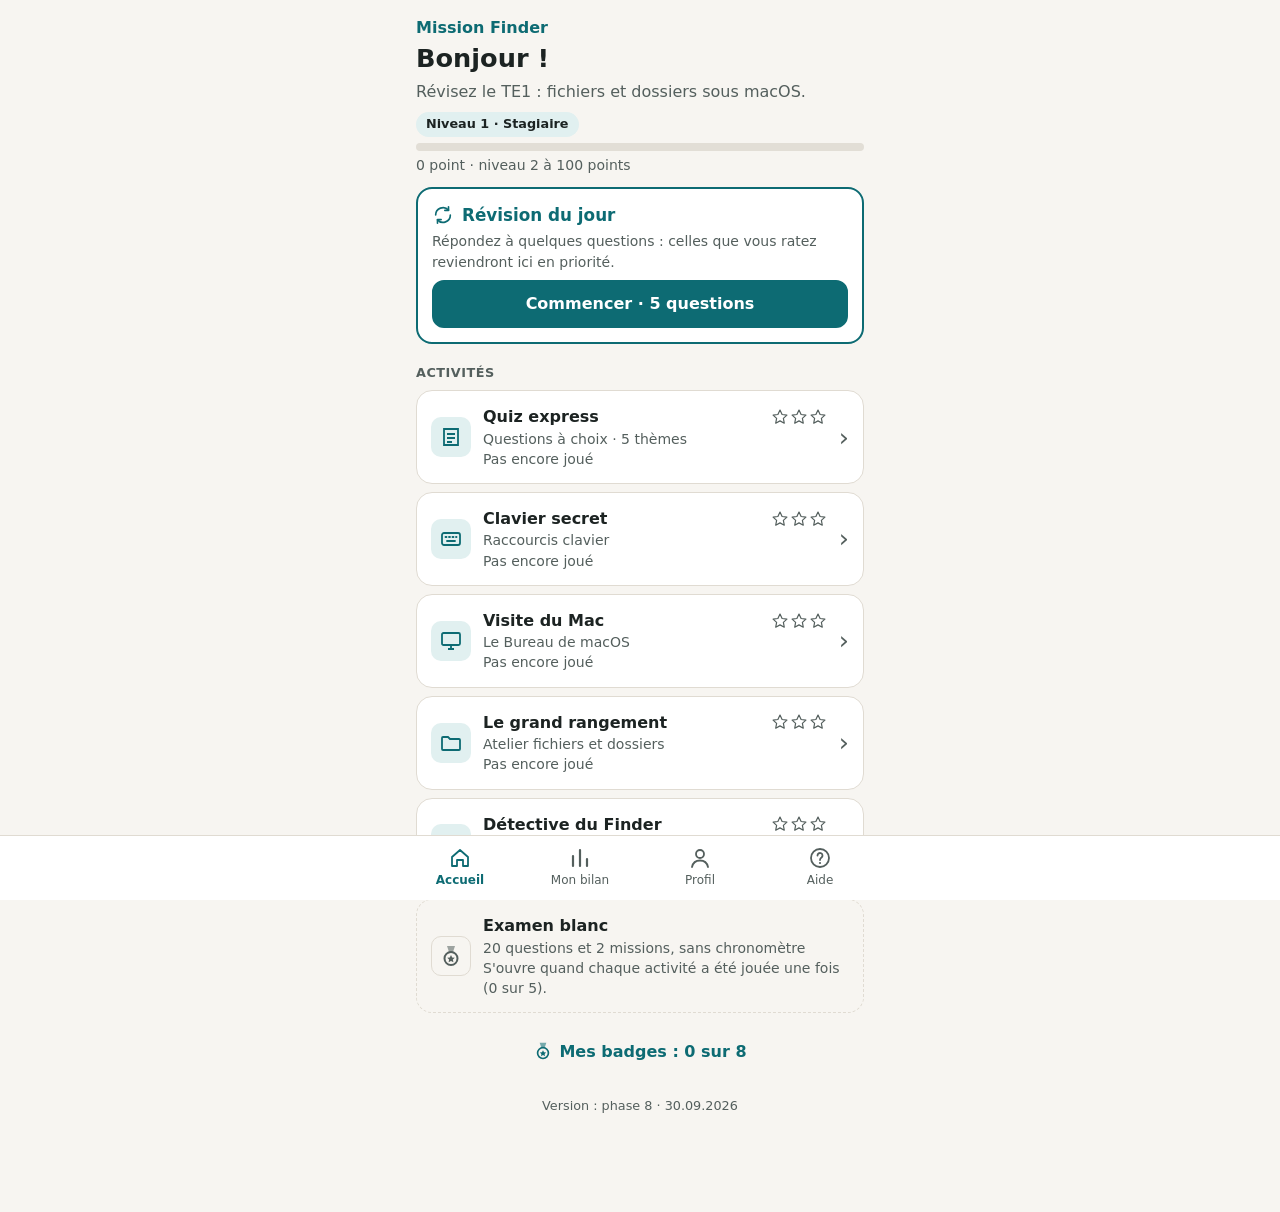
<file: index.html>
<!doctype html>
<html lang="fr">
<head>
  <meta charset="utf-8">
  <meta name="viewport" content="width=device-width, initial-scale=1, viewport-fit=cover">
  <title>Mission Finder</title>
  <meta name="description" content="Révision du TE1 : fichiers et dossiers sous macOS.">
  <meta name="theme-color" content="#F7F5F1" media="(prefers-color-scheme: light)">
  <meta name="theme-color" content="#0F1514" media="(prefers-color-scheme: dark)">
  <meta name="apple-mobile-web-app-title" content="Mission Finder">
  <link rel="icon" href="img/icone.svg" type="image/svg+xml">
  <link rel="apple-touch-icon" href="img/apple-touch-icon.png">
  <link rel="stylesheet" href="css/style.css">
  <script>
    /* Le manifeste (ajout à l'écran d'accueil) n'est déclaré qu'en ligne :
       ouvert par double-clic (file://), le navigateur refuserait de le lire. */
    if (location.protocol === 'https:' || location.protocol === 'http:') {
      var lienManifeste = document.createElement('link');
      lienManifeste.rel = 'manifest';
      lienManifeste.href = 'manifest.webmanifest';
      document.head.appendChild(lienManifeste);
    }
    /* Note les erreurs de chargement (ex. virgule oubliée dans data/questions.js) pour les afficher. */
    window.MF_ERREURS = [];
    window.addEventListener('error', function (e) { window.MF_ERREURS.push({ fichier: e.filename || '', ligne: e.lineno || 0 }); });
  </script>
</head>
<body>
  <div id="bandeau-stockage" class="bandeau" role="status" hidden></div>

  <main id="app"></main>

  <nav id="nav" class="nav" aria-label="Navigation principale">
    <a href="#/accueil" data-nav="accueil">
      <svg viewBox="0 0 24 24" width="24" height="24" aria-hidden="true" focusable="false"><path d="M4 11l8-7 8 7v9h-5v-6H9v6H4z" fill="none" stroke="currentColor" stroke-width="1.8" stroke-linejoin="round"/></svg>
      <span>Accueil</span>
    </a>
    <a href="#/bilan" data-nav="bilan">
      <svg viewBox="0 0 24 24" width="24" height="24" aria-hidden="true" focusable="false"><path d="M5 20V10M12 20V4M19 20v-7" fill="none" stroke="currentColor" stroke-width="2.2" stroke-linecap="round"/></svg>
      <span>Mon bilan</span>
    </a>
    <a href="#/profil" data-nav="profil">
      <svg viewBox="0 0 24 24" width="24" height="24" aria-hidden="true" focusable="false"><circle cx="12" cy="8" r="4" fill="none" stroke="currentColor" stroke-width="1.8"/><path d="M4 21c1-4.5 4.5-6.5 8-6.5s7 2 8 6.5" fill="none" stroke="currentColor" stroke-width="1.8" stroke-linecap="round"/></svg>
      <span>Profil</span>
    </a>
    <a href="#/aide" data-nav="aide">
      <svg viewBox="0 0 24 24" width="24" height="24" aria-hidden="true" focusable="false"><circle cx="12" cy="12" r="9" fill="none" stroke="currentColor" stroke-width="1.8"/><path d="M9.5 9.5a2.5 2.5 0 114 2c-1 .7-1.5 1.2-1.5 2.5" fill="none" stroke="currentColor" stroke-width="1.8" stroke-linecap="round"/><circle cx="12" cy="17" r="1.1" fill="currentColor"/></svg>
      <span>Aide</span>
    </a>
  </nav>

  <noscript><p class="page">Ce site a besoin de JavaScript. Activez-le dans les réglages de votre navigateur.</p></noscript>

  <script src="data/objectifs.js"></script>
  <script src="data/niveaux.js"></script>
  <script src="data/textes.js"></script>
  <script src="data/questions.js"></script>
  <script src="data/raccourcis.js"></script>
  <script src="data/bureau.js"></script>
  <script src="data/missions-finder.js"></script>
  <script src="data/fichiers-virtuels.js"></script>
  <script src="data/badges.js"></script>
  <script src="data/libelles-macos.js"></script>
  <script src="js/ui.js"></script>
  <script src="js/storage.js"></script>
  <script src="js/progression.js"></script>
  <script src="js/leitner.js"></script>
  <script src="js/figures.js"></script>
  <script src="js/partie.js"></script>
  <script src="js/atelier-modele.js"></script>
  <script src="js/recherche-modele.js"></script>
  <script src="js/badges.js"></script>
  <script src="js/modules/qcm.js"></script>
  <script src="js/modules/raccourcis.js"></script>
  <script src="js/modules/bureau.js"></script>
  <script src="js/modules/finder.js"></script>
  <script src="js/modules/recherche.js"></script>
  <script src="js/modules/examen.js"></script>
  <script src="js/app.js"></script>
  <script>
    /* Si un fichier de données contient une erreur, le site affiche un message clair au lieu d'une page vide. */
    document.addEventListener('DOMContentLoaded', function () {
      var donnees = { OBJECTIFS: 'objectifs', NIVEAUX: 'niveaux', TEXTES: 'textes', QUESTIONS: 'questions', RACCOURCIS: 'raccourcis',
        BUREAU: 'bureau', ATELIER: 'missions-finder', RECHERCHE: 'fichiers-virtuels', BADGES: 'badges', LIBELLES_MACOS: 'libelles-macos' };
      var casses = Object.keys(donnees).filter(function (g) { return !window[g]; }).map(function (g) { return 'data/' + donnees[g] + '.js'; });
      if (!casses.length) return;
      var lignes = casses.map(function (f) {
        var err = window.MF_ERREURS.filter(function (e) { return e.fichier.slice(-f.length) === f && e.ligne; })[0];
        return '<li><b>' + f + '</b>' + (err ? ' (vers la ligne ' + err.ligne + ')' : '') + '</li>';
      }).join('');
      document.getElementById('app').innerHTML = '<div class="page"><h1>Site momentanément indisponible</h1>' +
        '<div class="carte"><p>Un fichier du site contient une erreur. Prévenez votre enseignant.</p>' +
        '<p class="petit">Pour l\'enseignant : vérifiez ce fichier (virgule oubliée, guillemet non fermé, guillemets typographiques) :</p><ul class="liste-puces">' + lignes + '</ul></div></div>';
    });
  </script>
</body>
</html>
</file>
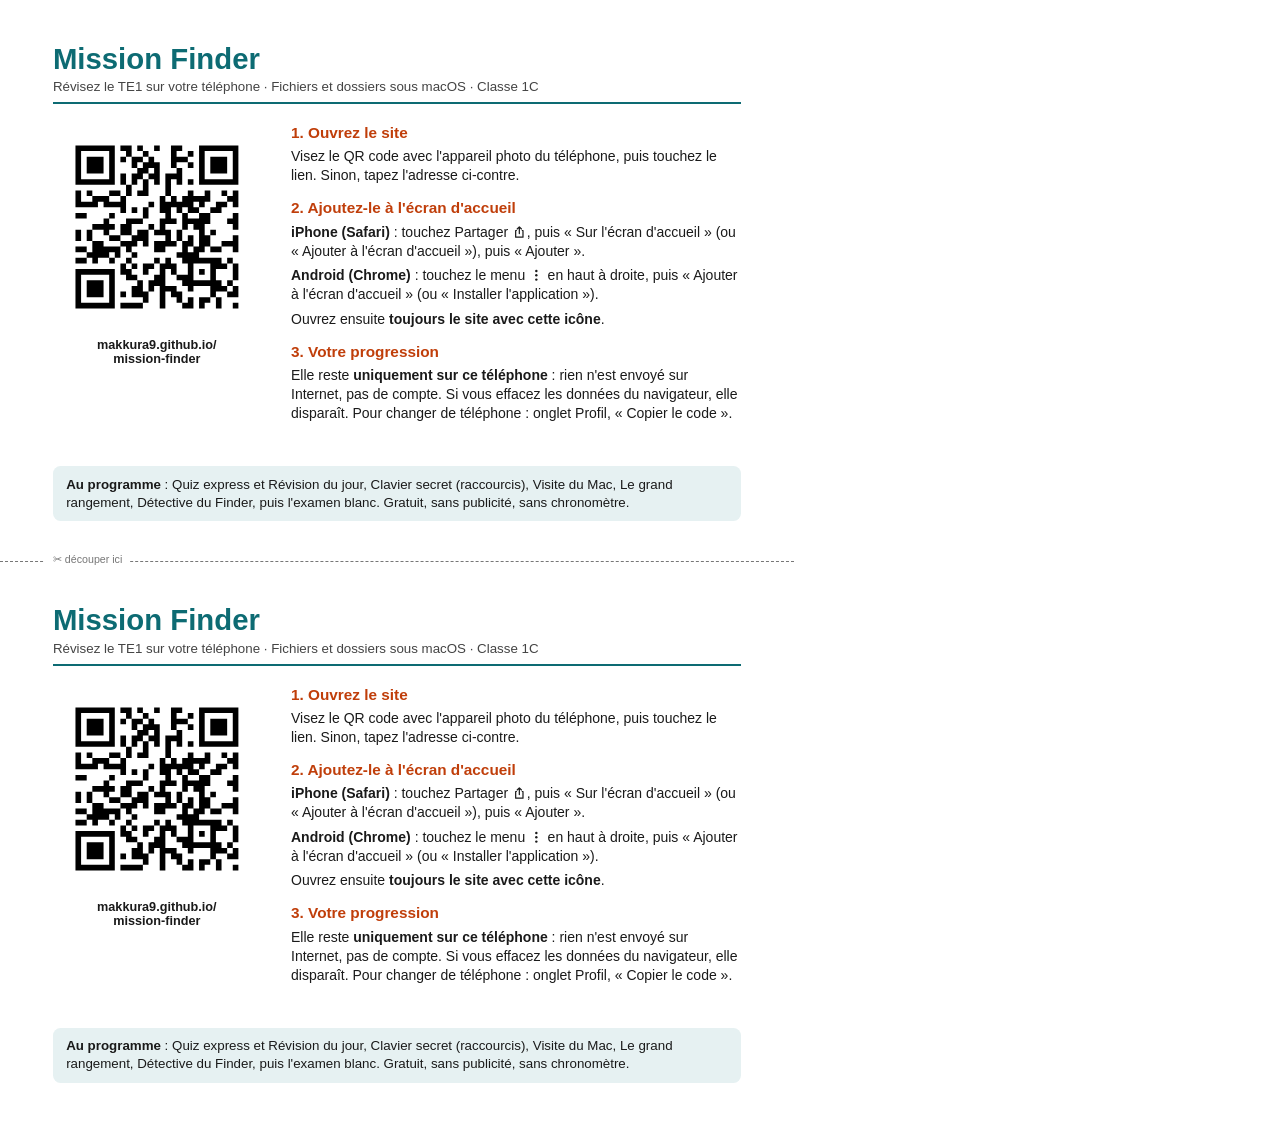
<file: diffusion/fiche-eleve.html>
<!doctype html>
<html lang="fr"><head><meta charset="utf-8"><title>Mission Finder — fiche élève</title>
<style>
  @page { size: A4; margin: 0; }
  * { box-sizing: border-box; }
  body { margin: 0; font-family: "Liberation Sans", Arial, Helvetica, sans-serif; color: #1a1a1a; }
  .page { width: 210mm; height: 297mm; display: flex; flex-direction: column; }
  .fiche { height: 148.5mm; padding: 11mm 14mm 9mm; display: flex; flex-direction: column; }
  .coupe { border-top: 1px dashed #777; position: relative; }
  .coupe span { position: absolute; left: 12mm; top: -2.4mm; background: #fff; padding: 0 2mm; font-size: 8pt; color: #777; }
  header { border-bottom: 2.5px solid #0D6B73; padding-bottom: 2mm; margin-bottom: 5mm; }
  .titre { margin: 0; font-size: 22pt; font-weight: bold; color: #0D6B73; }
  .sous-titre { margin: 1mm 0 0; font-size: 10pt; color: #444; }
  .corps { display: flex; gap: 8mm; align-items: flex-start; }
  .qr { flex: 0 0 55mm; text-align: center; }
  .qr svg { width: 55mm; height: 55mm; display: block; }
  .adresse { margin: 2mm 0 0; font-size: 9.5pt; font-weight: bold; }
  .texte { flex: 1; font-size: 10.5pt; line-height: 1.35; }
  .contenu { margin-top: auto; padding: 2.5mm 3.5mm; background: #E6F1F2; border-radius: 2mm; font-size: 10pt; line-height: 1.35; }
  h2 { margin: 0 0 1mm; font-size: 11.5pt; color: #C03E0A; }
  h2:not(:first-child) { margin-top: 3.5mm; }
  p { margin: 0 0 1.5mm; }
  .ico { width: 11pt; height: 11pt; vertical-align: -2pt; }
</style></head>
<body><div class="page">
<section class="fiche">
  <header><p class="titre">Mission Finder</p><p class="sous-titre">Révisez le TE1 sur votre téléphone · Fichiers et dossiers sous macOS · Classe 1C</p></header>
  <div class="corps">
    <div class="qr"><svg viewBox="0 0 37 37" class="segno"><path fill="#fff" d="M0 0h37v37h-37z"/><path class="qrline" stroke="#000" d="M4 4.5h7m1 0h2m1 0h1m2 0h1m2 0h2m3 0h7m-29 1h1m5 0h1m2 0h1m2 0h1m4 0h1m2 0h1m1 0h1m5 0h1m-29 1h1m1 0h3m1 0h1m1 0h1m1 0h2m1 0h1m3 0h3m2 0h1m1 0h3m1 0h1m-29 1h1m1 0h3m1 0h1m3 0h1m1 0h3m2 0h1m2 0h1m1 0h1m1 0h3m1 0h1m-29 1h1m1 0h3m1 0h1m4 0h2m1 0h1m3 0h1m3 0h1m1 0h3m1 0h1m-29 1h1m5 0h1m1 0h1m1 0h2m1 0h2m1 0h3m3 0h1m5 0h1m-29 1h7m1 0h1m1 0h1m1 0h1m1 0h1m1 0h1m1 0h1m1 0h1m1 0h7m-20 1h1m2 0h1m3 0h1m-17 1h1m1 0h1m3 0h2m1 0h1m1 0h2m3 0h1m3 0h1m2 0h1m2 0h1m1 0h1m-29 1h1m2 0h3m2 0h1m6 0h1m1 0h1m1 0h5m3 0h2m-29 1h4m1 0h4m4 0h1m1 0h6m1 0h1m2 0h2m1 0h1m-21 1h1m1 0h1m1 0h1m2 0h2m1 0h1m1 0h2m2 0h2m-26 1h2m4 0h1m5 0h1m3 0h1m2 0h1m2 0h2m4 0h1m-24 1h1m3 0h3m3 0h3m1 0h5m3 0h2m-26 1h4m1 0h2m3 0h1m1 0h1m3 0h1m1 0h2m5 0h1m-29 1h1m1 0h1m2 0h1m2 0h2m1 0h2m1 0h3m1 0h1m3 0h1m1 0h1m-25 1h1m1 0h1m3 0h2m2 0h3m3 0h1m1 0h1m1 0h1m1 0h2m4 0h1m-26 1h2m3 0h3m1 0h1m1 0h4m1 0h2m1 0h2m2 0h3m-29 1h2m1 0h5m1 0h1m4 0h2m3 0h1m1 0h2m1 0h2m2 0h1m-27 1h4m1 0h1m2 0h1m7 0h4m-22 1h2m1 0h1m2 0h1m2 0h1m4 0h1m1 0h1m2 0h7m1 0h1m-20 1h1m1 0h1m1 0h2m1 0h3m2 0h1m3 0h3m1 0h1m-29 1h7m1 0h2m2 0h1m2 0h1m1 0h1m2 0h1m1 0h1m1 0h1m3 0h1m-29 1h1m5 0h1m2 0h2m3 0h2m2 0h3m3 0h1m3 0h1m-29 1h1m1 0h3m1 0h1m4 0h1m1 0h3m3 0h7m1 0h1m-28 1h1m1 0h3m1 0h1m3 0h2m1 0h1m1 0h3m2 0h1m3 0h3m1 0h1m-29 1h1m1 0h3m1 0h1m1 0h1m1 0h3m2 0h1m1 0h2m5 0h1m2 0h2m-29 1h1m5 0h1m5 0h1m2 0h1m2 0h1m1 0h1m1 0h2m1 0h1m-26 1h7m1 0h4m3 0h1m3 0h2m1 0h1m2 0h1m2 0h1"/></svg><p class="adresse">makkura9.github.io/<br>mission-finder</p></div>
    <div class="texte">
      <h2>1. Ouvrez le site</h2>
      <p>Visez le QR code avec l'appareil photo du téléphone, puis touchez le lien. Sinon, tapez l'adresse ci-contre.</p>
      <h2>2. Ajoutez-le à l'écran d'accueil</h2>
      <p><b>iPhone (Safari)</b> : touchez Partager <svg viewBox="0 0 24 24" class="ico"><path d="M8 9H6v11h12V9h-2" fill="none" stroke="currentColor" stroke-width="2" stroke-linejoin="round"/><path d="M12 3v11M8.5 6.5L12 3l3.5 3.5" fill="none" stroke="currentColor" stroke-width="2" stroke-linecap="round" stroke-linejoin="round"/></svg>, puis « Sur l'écran d'accueil » (ou « Ajouter à l'écran d'accueil »), puis « Ajouter ».</p>
      <p><b>Android (Chrome)</b> : touchez le menu <svg viewBox="0 0 24 24" class="ico"><circle cx="12" cy="5" r="2" fill="currentColor"/><circle cx="12" cy="12" r="2" fill="currentColor"/><circle cx="12" cy="19" r="2" fill="currentColor"/></svg> en haut à droite, puis « Ajouter à l'écran d'accueil » (ou « Installer l'application »).</p>
      <p>Ouvrez ensuite <b>toujours le site avec cette icône</b>.</p>
      <h2>3. Votre progression</h2>
      <p>Elle reste <b>uniquement sur ce téléphone</b> : rien n'est envoyé sur Internet, pas de compte. Si vous effacez les données du navigateur, elle disparaît. Pour changer de téléphone : onglet Profil, « Copier le code ».</p>
    </div>
  </div>
  <p class="contenu"><b>Au programme</b> : Quiz express et Révision du jour, Clavier secret (raccourcis), Visite du Mac, Le grand rangement, Détective du Finder, puis l'examen blanc. Gratuit, sans publicité, sans chronomètre.</p>
</section>
<div class="coupe"><span>✂ découper ici</span></div>
<section class="fiche">
  <header><p class="titre">Mission Finder</p><p class="sous-titre">Révisez le TE1 sur votre téléphone · Fichiers et dossiers sous macOS · Classe 1C</p></header>
  <div class="corps">
    <div class="qr"><svg viewBox="0 0 37 37" class="segno"><path fill="#fff" d="M0 0h37v37h-37z"/><path class="qrline" stroke="#000" d="M4 4.5h7m1 0h2m1 0h1m2 0h1m2 0h2m3 0h7m-29 1h1m5 0h1m2 0h1m2 0h1m4 0h1m2 0h1m1 0h1m5 0h1m-29 1h1m1 0h3m1 0h1m1 0h1m1 0h2m1 0h1m3 0h3m2 0h1m1 0h3m1 0h1m-29 1h1m1 0h3m1 0h1m3 0h1m1 0h3m2 0h1m2 0h1m1 0h1m1 0h3m1 0h1m-29 1h1m1 0h3m1 0h1m4 0h2m1 0h1m3 0h1m3 0h1m1 0h3m1 0h1m-29 1h1m5 0h1m1 0h1m1 0h2m1 0h2m1 0h3m3 0h1m5 0h1m-29 1h7m1 0h1m1 0h1m1 0h1m1 0h1m1 0h1m1 0h1m1 0h1m1 0h7m-20 1h1m2 0h1m3 0h1m-17 1h1m1 0h1m3 0h2m1 0h1m1 0h2m3 0h1m3 0h1m2 0h1m2 0h1m1 0h1m-29 1h1m2 0h3m2 0h1m6 0h1m1 0h1m1 0h5m3 0h2m-29 1h4m1 0h4m4 0h1m1 0h6m1 0h1m2 0h2m1 0h1m-21 1h1m1 0h1m1 0h1m2 0h2m1 0h1m1 0h2m2 0h2m-26 1h2m4 0h1m5 0h1m3 0h1m2 0h1m2 0h2m4 0h1m-24 1h1m3 0h3m3 0h3m1 0h5m3 0h2m-26 1h4m1 0h2m3 0h1m1 0h1m3 0h1m1 0h2m5 0h1m-29 1h1m1 0h1m2 0h1m2 0h2m1 0h2m1 0h3m1 0h1m3 0h1m1 0h1m-25 1h1m1 0h1m3 0h2m2 0h3m3 0h1m1 0h1m1 0h1m1 0h2m4 0h1m-26 1h2m3 0h3m1 0h1m1 0h4m1 0h2m1 0h2m2 0h3m-29 1h2m1 0h5m1 0h1m4 0h2m3 0h1m1 0h2m1 0h2m2 0h1m-27 1h4m1 0h1m2 0h1m7 0h4m-22 1h2m1 0h1m2 0h1m2 0h1m4 0h1m1 0h1m2 0h7m1 0h1m-20 1h1m1 0h1m1 0h2m1 0h3m2 0h1m3 0h3m1 0h1m-29 1h7m1 0h2m2 0h1m2 0h1m1 0h1m2 0h1m1 0h1m1 0h1m3 0h1m-29 1h1m5 0h1m2 0h2m3 0h2m2 0h3m3 0h1m3 0h1m-29 1h1m1 0h3m1 0h1m4 0h1m1 0h3m3 0h7m1 0h1m-28 1h1m1 0h3m1 0h1m3 0h2m1 0h1m1 0h3m2 0h1m3 0h3m1 0h1m-29 1h1m1 0h3m1 0h1m1 0h1m1 0h3m2 0h1m1 0h2m5 0h1m2 0h2m-29 1h1m5 0h1m5 0h1m2 0h1m2 0h1m1 0h1m1 0h2m1 0h1m-26 1h7m1 0h4m3 0h1m3 0h2m1 0h1m2 0h1m2 0h1"/></svg><p class="adresse">makkura9.github.io/<br>mission-finder</p></div>
    <div class="texte">
      <h2>1. Ouvrez le site</h2>
      <p>Visez le QR code avec l'appareil photo du téléphone, puis touchez le lien. Sinon, tapez l'adresse ci-contre.</p>
      <h2>2. Ajoutez-le à l'écran d'accueil</h2>
      <p><b>iPhone (Safari)</b> : touchez Partager <svg viewBox="0 0 24 24" class="ico"><path d="M8 9H6v11h12V9h-2" fill="none" stroke="currentColor" stroke-width="2" stroke-linejoin="round"/><path d="M12 3v11M8.5 6.5L12 3l3.5 3.5" fill="none" stroke="currentColor" stroke-width="2" stroke-linecap="round" stroke-linejoin="round"/></svg>, puis « Sur l'écran d'accueil » (ou « Ajouter à l'écran d'accueil »), puis « Ajouter ».</p>
      <p><b>Android (Chrome)</b> : touchez le menu <svg viewBox="0 0 24 24" class="ico"><circle cx="12" cy="5" r="2" fill="currentColor"/><circle cx="12" cy="12" r="2" fill="currentColor"/><circle cx="12" cy="19" r="2" fill="currentColor"/></svg> en haut à droite, puis « Ajouter à l'écran d'accueil » (ou « Installer l'application »).</p>
      <p>Ouvrez ensuite <b>toujours le site avec cette icône</b>.</p>
      <h2>3. Votre progression</h2>
      <p>Elle reste <b>uniquement sur ce téléphone</b> : rien n'est envoyé sur Internet, pas de compte. Si vous effacez les données du navigateur, elle disparaît. Pour changer de téléphone : onglet Profil, « Copier le code ».</p>
    </div>
  </div>
  <p class="contenu"><b>Au programme</b> : Quiz express et Révision du jour, Clavier secret (raccourcis), Visite du Mac, Le grand rangement, Détective du Finder, puis l'examen blanc. Gratuit, sans publicité, sans chronomètre.</p>
</section>
</div></body></html>
</file>
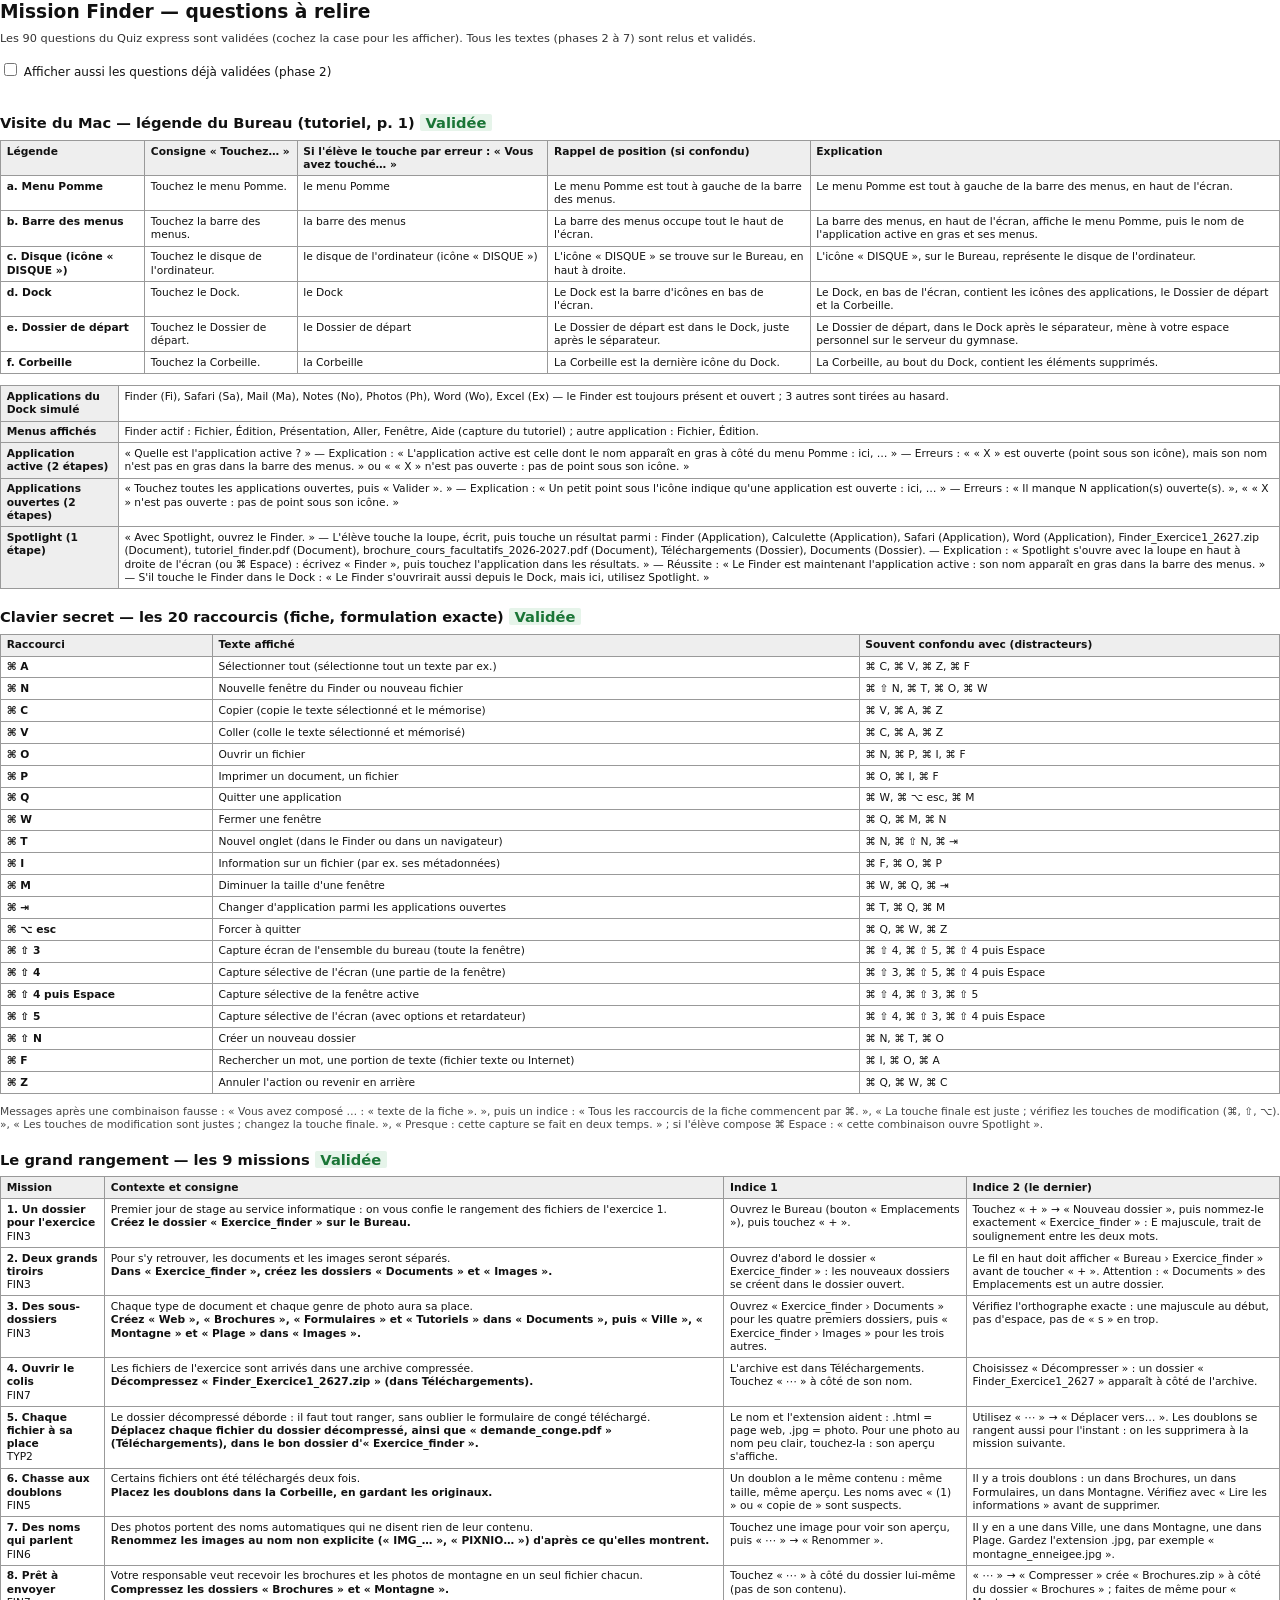
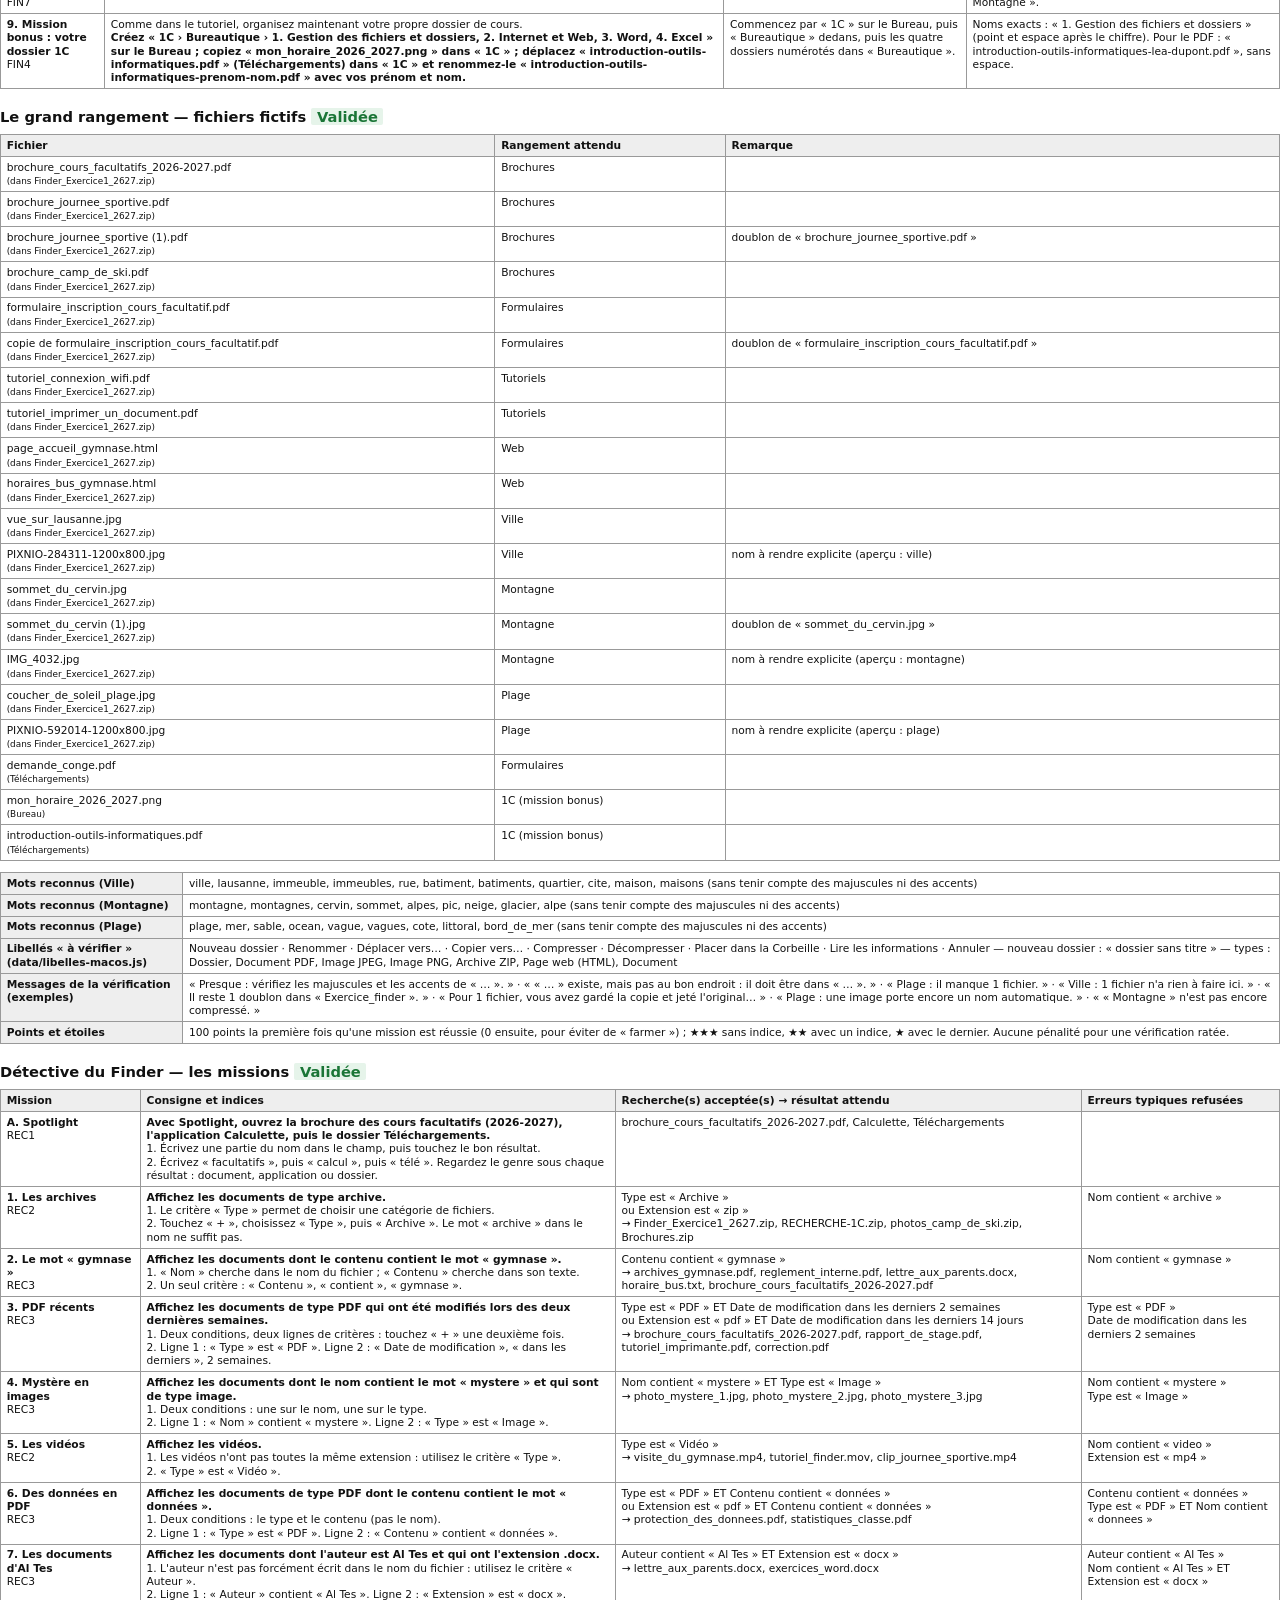
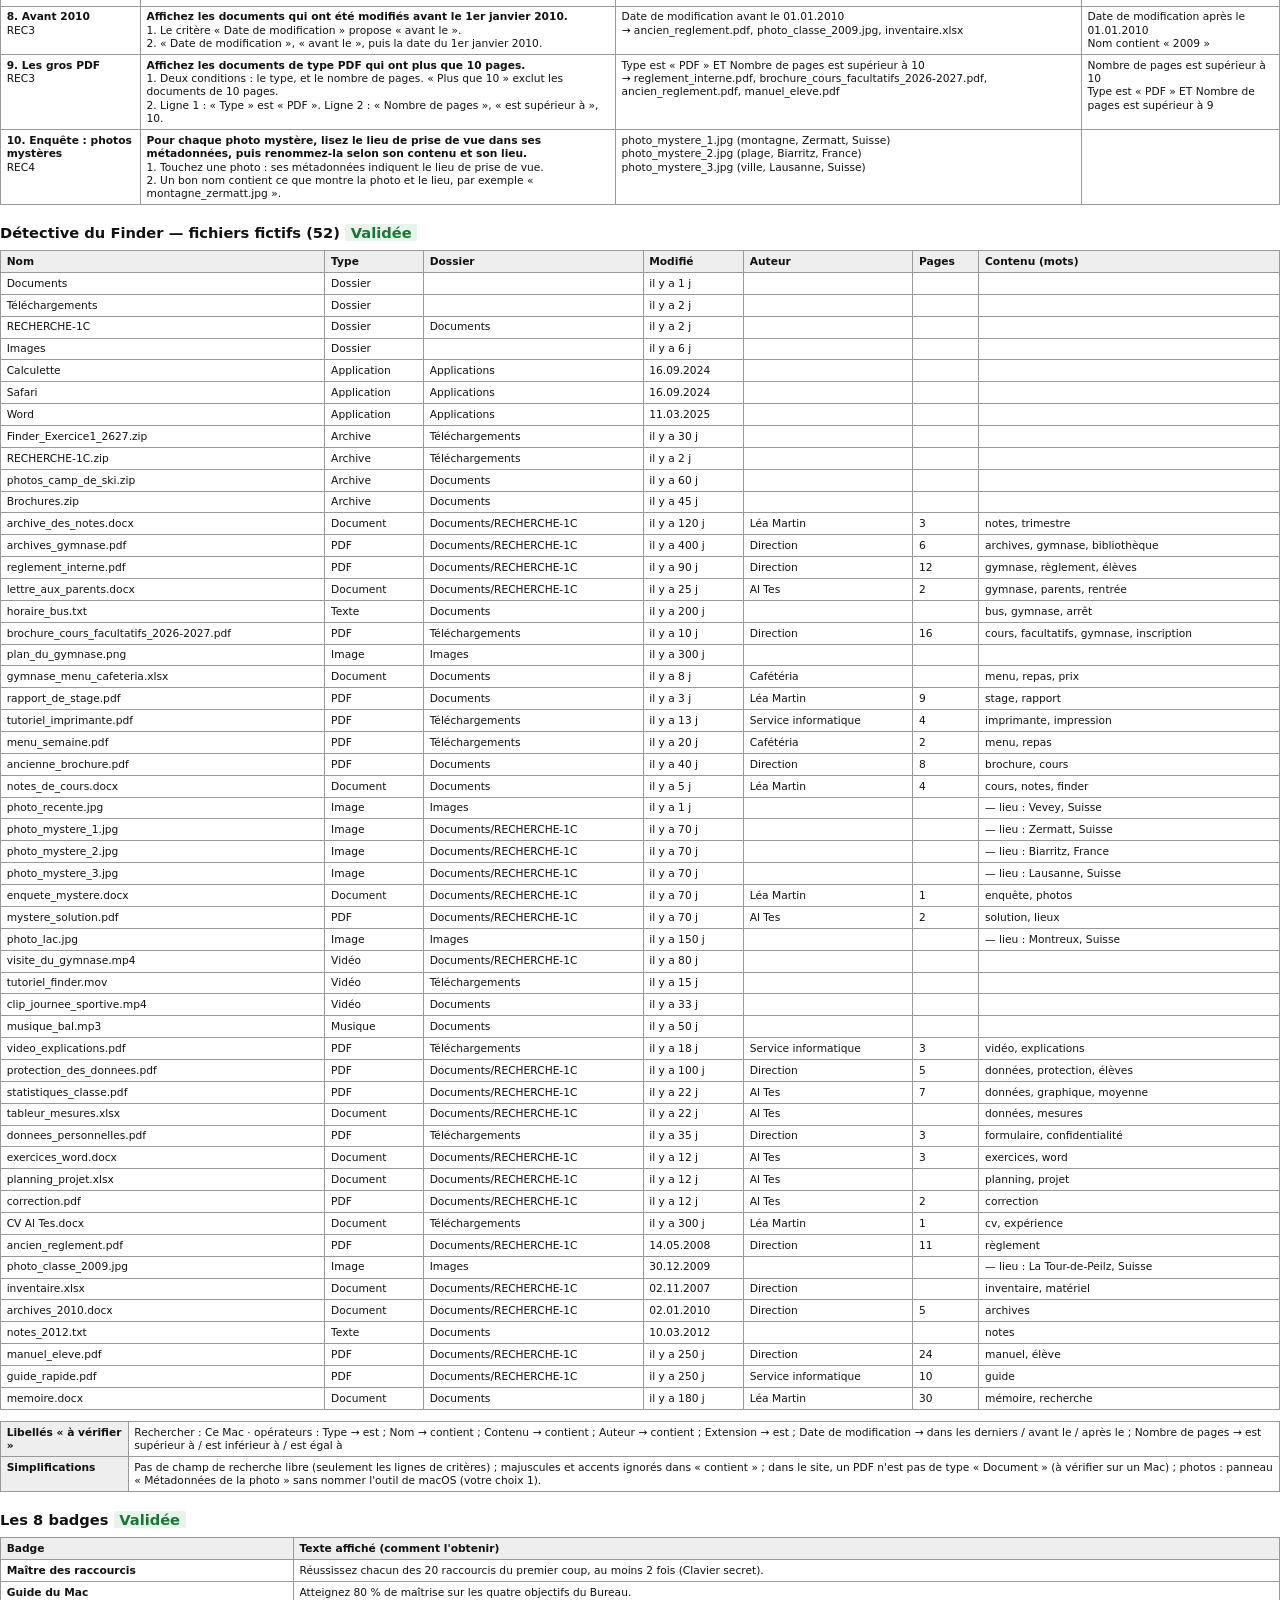
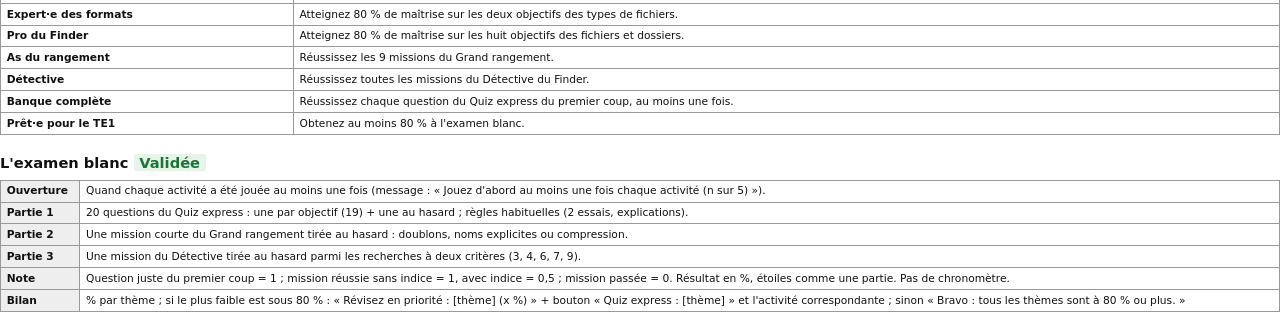
<file: tests/relecture.html>
<!doctype html>
<html lang="fr">
<head>
<meta charset="utf-8">
<title>Questions à relire — Mission Finder</title>
<style>
  @page { size: A4; margin: 12mm 12mm 14mm; }
  body { font-family: "DejaVu Sans", Arial, sans-serif; font-size: 8.3pt; line-height: 1.25; color: #111; margin: 0; }
  h1 { font-size: 14pt; margin: 0 0 2mm; }
  .intro { font-size: 8.5pt; color: #333; margin: 0 0 4mm; }
  #liste { column-count: 2; column-gap: 5mm; }
  .q { border: 1px solid #999; border-radius: 3px; padding: 2.5mm 3mm; margin-bottom: 3mm; break-inside: avoid; }
  .tete { display: flex; flex-wrap: wrap; justify-content: space-between; gap: 4mm; font-size: 8pt; color: #333; border-bottom: 1px solid #ddd; padding-bottom: 1mm; margin-bottom: 1.5mm; }
  .tete b { color: #0D6B73; }
  .enonce { font-weight: 700; font-size: 9.5pt; margin: 0 0 1.5mm; }
  ol { margin: 0 0 1.5mm; padding-left: 6mm; }
  li { margin: 0.4mm 0; }
  .ok { font-weight: 700; color: #1A7536; }
  .err { color: #555; font-size: 8pt; }
  .expl { margin: 0 0 1mm; }
  .src { font-size: 8pt; color: #444; }
  .cases { font-size: 8pt; margin-top: 1mm; color: #333; }
  .figure { margin: 1mm 0 2mm; max-width: 85mm; }
  .figure figcaption { font-size: 7pt; color: #555; }
  .fig-barre { display: block; border: 1px solid #ccc; }
  .fig-dock { display: flex; gap: 2px; padding: 4px; background: #D9DCE0; border-radius: 8px; max-width: 80mm; }
  .fig-dock-app { flex: 1; display: flex; flex-direction: column; align-items: center; }
  .fig-dock-point { width: 4px; height: 4px; border-radius: 50%; margin: 2px 0; }
  .fig-dock-point.est-ouverte { background: #111; }
  .fig-dock-nom { font-size: 7pt; }
  .fig-fichier { display: flex; align-items: center; gap: 3mm; }
  .fig-fichier svg { width: 22px; height: 27px; }
  .fig-fichier-nom { font-family: "DejaVu Sans Mono", monospace; font-weight: 700; }
  .fig-finder, .fig-laterale { border: 1px solid #aaa; border-radius: 5px; overflow: hidden; font-size: 7.5pt; max-width: 85mm; }
  .fig-finder-barre { display: flex; gap: 6px; padding: 2px 5px; background: #eee; border-bottom: 1px solid #ccc; }
  .fig-feux { display: none; }
  .fig-colonnes { display: flex; }
  .fig-col { flex: 0 1 auto; max-width: 42%; min-width: 0; list-style: none; margin: 0; padding: 2px; border-right: 1px solid #ddd; }
  .fig-col:last-child { flex: 1 1 0; max-width: none; border-right: 0; }
  .fig-el { display: flex; align-items: flex-start; gap: 3px; padding: 0 3px; border-radius: 3px; }
  .fig-el svg { width: 10px; height: 10px; flex: none; margin-top: 1px; }
  .fig-el.est-choisi { background: #0A64D6; color: #fff; }
  .fig-el.est-parent { background: #ddd; }
  .fig-laterale { max-width: 45mm; padding: 2px 4px; background: #f3f3f3; }
  .fig-laterale ul { list-style: none; margin: 0; padding: 0; }
  .fig-section { margin: 2px 0 0; font-weight: 700; color: #666; font-size: 7pt; }
  h2 { font-size: 11pt; margin: 5mm 0 2mm; break-after: avoid; }
  table.relire { width: 100%; border-collapse: collapse; font-size: 8pt; margin-bottom: 3mm; }
  table.relire th, table.relire td { border: 1px solid #999; padding: 1mm 1.5mm; text-align: left; vertical-align: top; }
  table.relire th { background: #eee; }
  table.relire tr { break-inside: avoid; }
  .badge { font-weight: 700; padding: 0 1.5mm; border-radius: 2px; }
  .badge-nouvelle { background: #FCE8E6; color: #8A1C14; }
  .badge-validee { background: #E6F4EA; color: #1A7536; }
  .commandes { margin: 0 0 4mm; font-size: 9pt; }
  .commandes button { font: inherit; padding: 1mm 3mm; }
  @media print { .commandes { display: none; } }
</style>
</head>
<body>
<h1>Mission Finder — questions à relire</h1>
<p class="intro" id="intro"></p>
<p class="commandes"><label><input type="checkbox" id="voir-validees"> Afficher aussi les questions déjà validées (phase 2)</label></p>
<div id="liste"></div>
<div id="phase4"></div>
<div id="phase5"></div>
<div id="phase6"></div>
<div id="phase7"></div>
<script src="../data/objectifs.js"></script>
<script src="../data/questions.js"></script>
<script src="../data/raccourcis.js"></script>
<script src="../data/bureau.js"></script>
<script src="../data/missions-finder.js"></script>
<script src="../data/libelles-macos.js"></script>
<script src="../data/fichiers-virtuels.js"></script>
<script src="../js/recherche-modele.js"></script>
<script src="../data/badges.js"></script>
<script src="../js/ui.js"></script>
<script src="../js/figures.js"></script>
<script>
  const esc = MF.ui.esc;
  const TYPES = { unique: 'Choix unique', multiple: 'Choix multiple', vraifaux: 'Vrai ou faux', ranger: 'Où ranger ?' };
  // Questions relues et validées par l'enseignant (phases 2 et 3, 30.09.2026).
  const VALIDEES = [
    'bur-01', 'bur-02', 'bur-03', 'bur-04', 'bur-05', 'bur-06', 'bur-07', 'bur-08', 'bur-09', 'bur-10',
    'bur-11', 'fin-01', 'fin-02', 'fin-03', 'fin-04', 'fin-05', 'fin-06', 'fin-07', 'fin-08', 'fin-09',
    'fin-10', 'fin-11', 'fin-12', 'fin-13', 'fin-14', 'fin-15', 'fin-16', 'fin-17', 'fin-18', 'fin-19',
    'fin-20', 'fin-21', 'fin-22', 'fin-23', 'fin-24', 'fin-25', 'fin-26', 'typ-01', 'typ-02', 'typ-03',
    'typ-04', 'typ-05', 'typ-06', 'typ-07', 'typ-08', 'typ-09', 'typ-10', 'typ-11', 'typ-12', 'typ-13',
    'typ-14', 'typ-15', 'typ-16', 'rac-01', 'rac-02', 'rac-03', 'rac-04', 'rac-05', 'rac-06', 'rac-07',
    'rac-08', 'rac-09', 'rac-10', 'rac-11', 'rac-12', 'rac-13', 'rac-14', 'rac-15', 'rac-16', 'rac-17',
    'rac-18', 'rac-19', 'rac-20', 'rec-01', 'rec-02', 'rec-03', 'rec-04', 'rec-05', 'rec-06', 'rec-07',
    'rec-08', 'rec-09', 'rec-10', 'rec-11', 'rec-12', 'rec-13', 'rec-14', 'rec-15', 'rec-16', 'rec-17'
  ];
  const nouvelles = QUESTIONS.filter(q => !VALIDEES.includes(q.id)).length;
  document.getElementById('intro').textContent = (nouvelles
    ? QUESTIONS.length + ' questions, dont ' + nouvelles + ' à relire (badge « À relire »). Bonne(s) réponse(s) en vert (✓). ' +
      'Sous chaque distracteur : l\'explication affichée si l\'élève le choisit. Cochez « OK » ou notez la correction (identifiant de la question + texte corrigé).'
    : 'Les ' + QUESTIONS.length + ' questions du Quiz express sont validées (cochez la case pour les afficher). ') +
    ' Tous les textes (phases 2 à 7) sont relus et validés.';
  function afficher() {
  const voirValidees = document.getElementById('voir-validees').checked;
  let h = '';
  QUESTIONS.forEach((q, n) => {
    const validee = VALIDEES.includes(q.id);
    if (validee && !voirValidees) return;
    const obj = OBJECTIFS.liste.find(o => o.code === q.objectif);
    h += '<div class="q"><div class="tete"><span><b>' + (n + 1) + '. ' + esc(q.id) + '</b> · ' + esc(q.objectif) + ' ' + esc(obj.court) +
      ' <span class="badge ' + (validee ? 'badge-validee">Validée' : 'badge-nouvelle">À relire') + '</span>' +
      '</span><span>' + TYPES[q.type] + ' · difficulté ' + q.difficulte + '</span></div>' +
      '<p class="enonce">' + esc(q.enonce) + '</p>' + MF.figures.rendre(q.figure) + '<ol type="A">';
    q.propositions.forEach((p, i) => {
      const bonne = q.bonnes.includes(i);
      h += '<li><span class="' + (bonne ? 'ok' : '') + '">' + (bonne ? '✓ ' : '') + esc(p) + '</span>' +
        (!bonne && q.erreurs && q.erreurs[i] ? '<br><span class="err">→ ' + esc(q.erreurs[i]) + '</span>' : '') + '</li>';
    });
    h += '</ol><p class="expl"><b>Explication :</b> ' + esc(q.explication) + '</p><p class="src"><b>Source :</b> ' + esc(q.source) + '</p>' +
      '<p class="cases">☐ OK &nbsp;&nbsp; ☐ À corriger : ………………………………………………………………………………</p></div>';
  });
  document.getElementById('liste').innerHTML = h;
  }
  document.getElementById('voir-validees').addEventListener('change', afficher);
  afficher();

  // Phase 4 : textes des modules « Visite du Mac » et « Clavier secret »
  (function () {
    let h = '<h2>Visite du Mac — légende du Bureau (tutoriel, p. 1) <span class="badge badge-validee">Validée</span></h2>' +
      '<table class="relire"><thead><tr><th>Légende</th><th>Consigne « Touchez… »</th><th>Si l\'élève le touche par erreur : « Vous avez touché… »</th><th>Rappel de position (si confondu)</th><th>Explication</th></tr></thead><tbody>';
    BUREAU.elements.forEach(e => {
      h += '<tr><td><b>' + esc(e.lettre) + '. ' + esc(e.nom) + '</b></td><td>' + esc(e.consigne) + '</td><td>' + esc(e.touche) + '</td><td>' + esc(e.ou) + '</td><td>' + esc(e.explication) + '</td></tr>';
    });
    h += '</tbody></table>' +
      '<table class="relire"><tbody>' +
      '<tr><th>Applications du Dock simulé</th><td>' + BUREAU.applications.map(a => esc(a.nom) + ' (' + esc(a.abr) + ')').join(', ') + ' — le Finder est toujours présent et ouvert ; 3 autres sont tirées au hasard.</td></tr>' +
      '<tr><th>Menus affichés</th><td>Finder actif : ' + BUREAU.menusFinder.map(esc).join(', ') + ' (capture du tutoriel) ; autre application : ' + BUREAU.menusAutres.map(esc).join(', ') + '.</td></tr>' +
      '<tr><th>Application active (2 étapes)</th><td>« Quelle est l\'application active ? » — Explication : « L\'application active est celle dont le nom apparaît en gras à côté du menu Pomme : ici, … » — Erreurs : « « X » est ouverte (point sous son icône), mais son nom n\'est pas en gras dans la barre des menus. » ou « « X » n\'est pas ouverte : pas de point sous son icône. »</td></tr>' +
      '<tr><th>Applications ouvertes (2 étapes)</th><td>« Touchez toutes les applications ouvertes, puis « Valider ». » — Explication : « Un petit point sous l\'icône indique qu\'une application est ouverte : ici, … » — Erreurs : « Il manque N application(s) ouverte(s). », « « X » n\'est pas ouverte : pas de point sous son icône. »</td></tr>' +
      '<tr><th>Spotlight (1 étape)</th><td>« Avec Spotlight, ouvrez le Finder. » — L\'élève touche la loupe, écrit, puis touche un résultat parmi : ' +
      BUREAU.spotlight.resultats.map(x => esc(x.nom) + ' (' + esc(x.genre) + ')').join(', ') +
      '. — Explication : « Spotlight s\'ouvre avec la loupe en haut à droite de l\'écran (ou ⌘ Espace) : écrivez « Finder », puis touchez l\'application dans les résultats. » — Réussite : « Le Finder est maintenant l\'application active : son nom apparaît en gras dans la barre des menus. » — S\'il touche le Finder dans le Dock : « Le Finder s\'ouvrirait aussi depuis le Dock, mais ici, utilisez Spotlight. »</td></tr>' +
      '</tbody></table>';
    h += '<h2>Clavier secret — les 20 raccourcis (fiche, formulation exacte) <span class="badge badge-validee">Validée</span></h2>' +
      '<table class="relire"><thead><tr><th>Raccourci</th><th>Texte affiché</th><th>Souvent confondu avec (distracteurs)</th></tr></thead><tbody>';
    const combi = r => r.touches.join(' ') + (r.puis ? ' puis ' + r.puis : '');
    RACCOURCIS.forEach(r => {
      h += '<tr><td><b>' + esc(combi(r)) + '</b></td><td>' + esc(r.action + (r.precision ? ' (' + r.precision + ')' : '')) + '</td><td>' +
        r.proches.map(id => esc(combi(RACCOURCIS.find(x => x.id === id)))).join(', ') + '</td></tr>';
    });
    h += '</tbody></table><p class="src">Messages après une combinaison fausse : « Vous avez composé … : « texte de la fiche ». », puis un indice : « Tous les raccourcis de la fiche commencent par ⌘. », ' +
      '« La touche finale est juste ; vérifiez les touches de modification (⌘, ⇧, ⌥). », « Les touches de modification sont justes ; changez la touche finale. », ' +
      '« Presque : cette capture se fait en deux temps. » ; si l\'élève compose ⌘ Espace : « cette combinaison ouvre Spotlight ».</p>';
    document.getElementById('phase4').innerHTML = h;
  })();

  // Phase 5 : « Le grand rangement »
  (function () {
    const nomDe = id => ATELIER.fichiers.find(f => f.id === id).nom;
    let h = '<h2>Le grand rangement — les 9 missions <span class="badge badge-validee">Validée</span></h2>' +
      '<table class="relire"><thead><tr><th>Mission</th><th>Contexte et consigne</th><th>Indice 1</th><th>Indice 2 (le dernier)</th></tr></thead><tbody>';
    ATELIER.missions.forEach((m, k) => {
      h += '<tr><td><b>' + (k + 1) + '. ' + esc(m.titre) + '</b><br>' + esc(m.objectif) + '</td><td>' + esc(m.contexte) + '<br><b>' + esc(m.consigne) + '</b></td><td>' +
        esc(m.indices[0]) + '</td><td>' + esc(m.indices[1]) + '</td></tr>';
    });
    h += '</tbody></table>' +
      '<h2>Le grand rangement — fichiers fictifs <span class="badge badge-validee">Validée</span></h2>' +
      '<table class="relire"><thead><tr><th>Fichier</th><th>Rangement attendu</th><th>Remarque</th></tr></thead><tbody>';
    ATELIER.fichiers.forEach(f => {
      const dans = ATELIER.archive.contenu.includes(f.id) ? 'dans ' + ATELIER.archive.nom : Object.keys(ATELIER.depart).find(l => ATELIER.depart[l].includes(f.id));
      h += '<tr><td>' + esc(f.nom) + '<br><small>(' + esc(dans) + ')</small></td><td>' + esc(f.categorie || (f.id === 'h1' || f.id === 'n1' ? '1C (mission bonus)' : '—')) + '</td><td>' +
        (f.doublonDe ? 'doublon de « ' + esc(nomDe(f.doublonDe)) + ' »' : '') + (f.aRenommer ? 'nom à rendre explicite (aperçu : ' + esc(f.apercu) + ')' : '') + '</td></tr>';
    });
    h += '</tbody></table><table class="relire"><tbody>' +
      Object.keys(ATELIER.motsCles).map(c => '<tr><th>Mots reconnus (' + esc(c) + ')</th><td>' + ATELIER.motsCles[c].map(esc).join(', ') + ' (sans tenir compte des majuscules ni des accents)</td></tr>').join('') +
      '<tr><th>Libellés « à vérifier » (data/libelles-macos.js)</th><td>' + Object.values(LIBELLES_MACOS.actions).map(esc).join(' · ') + ' — nouveau dossier : « ' + esc(LIBELLES_MACOS.nouveauDossierNom) + ' » — types : ' +
      Object.values(LIBELLES_MACOS.types).map(esc).join(', ') + '</td></tr>' +
      '<tr><th>Messages de la vérification (exemples)</th><td>« Presque : vérifiez les majuscules et les accents de « … ». » · « « … » existe, mais pas au bon endroit : il doit être dans « … ». » · « Plage : il manque 1 fichier. » · « Ville : 1 fichier n\'a rien à faire ici. » · « Il reste 1 doublon dans « Exercice_finder ». » · « Pour 1 fichier, vous avez gardé la copie et jeté l\'original… » · « Plage : une image porte encore un nom automatique. » · « « Montagne » n\'est pas encore compressé. »</td></tr>' +
      '<tr><th>Points et étoiles</th><td>100 points la première fois qu\'une mission est réussie (0 ensuite, pour éviter de « farmer ») ; ★★★ sans indice, ★★ avec un indice, ★ avec le dernier. Aucune pénalité pour une vérification ratée.</td></tr>' +
      '</tbody></table>';
    document.getElementById('phase5').innerHTML = h;
  })();

  // Phase 6 : « Détective du Finder »
  (function () {
    const R = RECHERCHE, M = MF.rechercheModele, auj = new Date();
    const ligne = l => esc(l.critere + ' ' + l.operateur + ' ' + (l.valeur !== undefined ? '« ' + l.valeur + ' »' : l.date ? l.date.split('-').reverse().join('.') : l.nombre + (l.unite ? ' ' + l.unite : '')));
    let h = '<h2>Détective du Finder — les missions <span class="badge badge-validee">Validée</span></h2>' +
      '<table class="relire"><thead><tr><th>Mission</th><th>Consigne et indices</th><th>Recherche(s) acceptée(s) → résultat attendu</th><th>Erreurs typiques refusées</th></tr></thead><tbody>';
    R.missions.forEach((m, k) => {
      const attendu = m.solutions ? M.attendu(m.id, auj).map(e => esc(e.nom)).join(', ') : '';
      h += '<tr><td><b>' + (m.partieA ? 'A' : k) + '. ' + esc(m.titre) + '</b><br>' + esc(m.objectif) + '</td><td><b>' + esc(m.consigne) + '</b><br>1. ' + esc(m.indices[0]) + '<br>2. ' + esc(m.indices[1]) + '</td><td>' +
        (m.solutions ? m.solutions.map(s => s.map(ligne).join(' ET ')).join('<br>ou ') + '<br>→ ' + attendu
          : m.partieA ? R.spotlight.map(s => esc(M.element(s.id).nom)).join(', ')
          : m.photos.map(id => esc(M.element(id).nom) + ' (' + esc(M.element(id).apercu) + ', ' + esc(M.element(id).lieu) + ')').join('<br>')) + '</td><td>' +
        (m.erreurs ? m.erreurs.map(s => s.map(ligne).join(' ET ')).join('<br>') : '') + '</td></tr>';
    });
    h += '</tbody></table><h2>Détective du Finder — fichiers fictifs (' + R.elements.length + ') <span class="badge badge-validee">Validée</span></h2>' +
      '<table class="relire"><thead><tr><th>Nom</th><th>Type</th><th>Dossier</th><th>Modifié</th><th>Auteur</th><th>Pages</th><th>Contenu (mots)</th></tr></thead><tbody>';
    R.elements.forEach(e => {
      h += '<tr><td>' + esc(e.nom) + '</td><td>' + esc(e.type) + '</td><td>' + esc(e.dossier) + '</td><td>' + (e.date ? esc(e.date.split('-').reverse().join('.')) : 'il y a ' + e.jours + ' j') +
        '</td><td>' + esc(e.auteur || '') + '</td><td>' + (e.pages || '') + '</td><td>' + esc((e.mots || []).join(', ')) + (e.lieu ? ' — lieu : ' + esc(e.lieu) : '') + '</td></tr>';
    });
    const LR = LIBELLES_MACOS.recherche;
    h += '</tbody></table><table class="relire"><tbody>' +
      '<tr><th>Libellés « à vérifier »</th><td>' + esc(LR.rechercher) + ' ' + esc(LR.ceMac) + ' · opérateurs : ' + Object.keys(LR.operateurs).map(c => esc(c) + ' → ' + LR.operateurs[c].map(esc).join(' / ')).join(' ; ') + '</td></tr>' +
      '<tr><th>Simplifications</th><td>Pas de champ de recherche libre (seulement les lignes de critères) ; majuscules et accents ignorés dans « contient » ; dans le site, un PDF n\'est pas de type « Document » (à vérifier sur un Mac) ; photos : panneau « Métadonnées de la photo » sans nommer l\'outil de macOS (votre choix 1).</td></tr>' +
      '</tbody></table>';
    document.getElementById('phase6').innerHTML = h;
  })();

  // Phase 7 : badges et examen blanc
  (function () {
    let h = '<h2>Les 8 badges <span class="badge badge-validee">Validée</span></h2><table class="relire"><thead><tr><th>Badge</th><th>Texte affiché (comment l\'obtenir)</th></tr></thead><tbody>' +
      BADGES.map(b => '<tr><td><b>' + esc(b.nom) + '</b></td><td>' + esc(b.description) + '</td></tr>').join('') + '</tbody></table>' +
      '<h2>L\'examen blanc <span class="badge badge-validee">Validée</span></h2><table class="relire"><tbody>' +
      '<tr><th>Ouverture</th><td>Quand chaque activité a été jouée au moins une fois (message : « Jouez d\'abord au moins une fois chaque activité (n sur 5) »).</td></tr>' +
      '<tr><th>Partie 1</th><td>20 questions du Quiz express : une par objectif (19) + une au hasard ; règles habituelles (2 essais, explications).</td></tr>' +
      '<tr><th>Partie 2</th><td>Une mission courte du Grand rangement tirée au hasard : doublons, noms explicites ou compression.</td></tr>' +
      '<tr><th>Partie 3</th><td>Une mission du Détective tirée au hasard parmi les recherches à deux critères (3, 4, 6, 7, 9).</td></tr>' +
      '<tr><th>Note</th><td>Question juste du premier coup = 1 ; mission réussie sans indice = 1, avec indice = 0,5 ; mission passée = 0. Résultat en %, étoiles comme une partie. Pas de chronomètre.</td></tr>' +
      '<tr><th>Bilan</th><td>% par thème ; si le plus faible est sous 80 % : « Révisez en priorité : [thème] (x %) » + bouton « Quiz express : [thème] » et l\'activité correspondante ; sinon « Bravo : tous les thèmes sont à 80 % ou plus. »</td></tr>' +
      '</tbody></table>';
    document.getElementById('phase7').innerHTML = h;
  })();
</script>
</body>
</html>
</file>
<file: css/style.css>
/* Mission Finder — feuille de style
   Charte « Léman » (validée en phase 0). Contrastes vérifiés WCAG 2.1 AA.
   Mobile d'abord : largeur de référence 360 px, colonne de 480 px maximum.
   Aucune ressource externe : police système du téléphone. */

:root {
  --fond: #F7F5F1;
  --carte: #FFFFFF;
  --texte: #1C2322;
  --texte-2: #545F5D;
  --principal: #0D6B73;
  --sur-principal: #FFFFFF;
  --principal-doux: #E1F0F0;
  --accent: #C03E0A;
  --etoile: #B86E00;
  --piste: #E2DED6;
  --juste: #1A7536;
  --juste-fond: #E6F4EA;
  --faux: #B3261E;
  --faux-fond: #FCE8E6;
  --bordure: #E0DBD2;
  --bordure-forte: #8A9492;
  --hauteur-nav: 64px;
  color-scheme: light dark;
}

@media (prefers-color-scheme: dark) {
  :root {
    --fond: #0F1514;
    --carte: #1A2221;
    --texte: #E7EEEC;
    --texte-2: #A2B1AE;
    --principal: #5CCFCF;
    --sur-principal: #062222;
    --principal-doux: #173333;
    --accent: #FF9A68;
    --etoile: #F2B53A;
    --piste: #2D3836;
    --juste: #6FD08C;
    --juste-fond: #16301F;
    --faux: #FF8E84;
    --faux-fond: #3A1C1A;
    --bordure: #2D3836;
    --bordure-forte: #6E7C79;
  }
}

*, *::before, *::after { box-sizing: border-box; }
html { -webkit-text-size-adjust: 100%; text-size-adjust: 100%; }
body {
  margin: 0;
  background: var(--fond);
  color: var(--texte);
  font-family: system-ui, -apple-system, "Segoe UI", Roboto, "Helvetica Neue", Arial, sans-serif;
  font-size: 16px;
  line-height: 1.45;
  -webkit-tap-highlight-color: transparent;
}
a { color: var(--principal); }
h1 { font-size: 1.6rem; line-height: 1.2; margin: 4px 0 6px; }
h1:focus { outline: none; }
h2 { font-size: 1.1rem; margin: 0 0 8px; }
h3 { font-size: 1rem; margin: 14px 0 6px; }
p { margin: 0 0 8px; }
:focus-visible { outline: 3px solid var(--principal); outline-offset: 2px; }
.sr-only { position: absolute; width: 1px; height: 1px; overflow: hidden; clip: rect(0 0 0 0); white-space: nowrap; }

/* ---------- Mise en page ---------- */
.page {
  max-width: 480px;
  margin: 0 auto;
  padding: max(16px, env(safe-area-inset-top)) 16px 24px;
}
main { padding-bottom: calc(var(--hauteur-nav) + env(safe-area-inset-bottom)); min-height: 100vh; }
body.en-jeu main { padding-bottom: calc(88px + env(safe-area-inset-bottom)); }
body.en-jeu .nav { display: none; }

.marque { font-weight: 800; color: var(--principal); margin: 0; }
.intro { color: var(--texte-2); }
.petit { font-size: 0.875rem; color: var(--texte-2); }
.version { margin-top: 24px; text-align: center; font-size: 0.8rem; color: var(--texte-2); }
.fil { margin: 0 0 4px; }
.fil a { display: inline-block; padding: 10px 0; min-height: 44px; font-weight: 600; text-decoration: none; }
.titre-section {
  margin: 20px 0 8px;
  font-size: 0.8rem;
  letter-spacing: 0.04em;
  text-transform: uppercase;
  color: var(--texte-2);
}

/* ---------- Cartes ---------- */
.carte {
  display: block;
  background: var(--carte);
  color: var(--texte);
  border: 1px solid var(--bordure);
  border-radius: 16px;
  padding: 14px;
  margin-top: 12px;
}
.carte h2 { color: var(--texte); }
.est-inactive { background: transparent; border-style: dashed; }

.puce {
  display: inline-block;
  font-size: 0.8rem;
  font-weight: 600;
  padding: 3px 10px;
  border-radius: 999px;
  background: var(--principal-doux);
  color: var(--texte);
  margin: 0 0 8px;
}
.puce-bientot { background: transparent; border: 1px solid var(--bordure-forte); color: var(--texte-2); margin: 6px 0 0; }
.puce-multiple { background: var(--principal-doux); }

/* ---------- Niveau, barres, étoiles ---------- */
.niveau { margin: 8px 0 4px; }
.niveau-titre { margin: 0 0 6px; }
.niveau-titre .puce { margin: 0; }
.barre { height: 8px; border-radius: 99px; background: var(--piste); overflow: hidden; flex: 1; }
.barre-remplie { height: 100%; background: var(--principal); border-radius: 99px; }
.niveau .barre { margin-bottom: 4px; }
.barre-ligne { display: flex; align-items: center; gap: 8px; margin-top: 6px; }
.barre-pct { font-size: 0.8rem; font-weight: 700; min-width: 42px; text-align: right; }
.etoiles { display: inline-flex; gap: 1px; vertical-align: middle; flex: none; }
.etoile-pleine { fill: var(--etoile); stroke: var(--etoile); stroke-width: 1.6; stroke-linejoin: round; }
.etoile-vide { fill: none; stroke: var(--texte-2); stroke-width: 1.6; stroke-linejoin: round; }
.semaine { font-size: 0.9rem; font-weight: 600; color: var(--juste); margin: 8px 0 0; }

/* ---------- Accueil ---------- */
.carte-revision { padding: 14px; border: 2px solid var(--principal); }
.carte-revision .btn { margin-top: 6px; }
.revision-titre { display: flex; align-items: center; gap: 8px; font-weight: 800; font-size: 1.05rem; color: var(--principal); margin: 0 0 4px; }
.liste-activites, .liste-modes, .liste-revoir { list-style: none; margin: 0; padding: 0; }
.carte-activite { display: flex; align-items: center; gap: 12px; min-height: 72px; margin-top: 8px; text-decoration: none; }
a.carte-activite:active { background: var(--principal-doux); }
.act-icone { width: 40px; height: 40px; border-radius: 10px; background: var(--principal-doux); color: var(--principal); display: flex; align-items: center; justify-content: center; flex: none; }
.est-inactive .act-icone { background: transparent; color: var(--texte-2); border: 1px solid var(--bordure); }
.act-corps { flex: 1; min-width: 0; display: flex; flex-direction: column; }
.act-tete { display: flex; justify-content: space-between; align-items: center; gap: 6px; }
.chevron { color: var(--texte-2); font-size: 1.6rem; line-height: 1; }

/* ---------- Boutons ---------- */
.btn {
  display: flex;
  align-items: center;
  justify-content: center;
  min-height: 48px;
  padding: 10px 16px;
  border: 2px solid var(--principal);
  border-radius: 12px;
  background: var(--principal);
  color: var(--sur-principal);
  font: inherit;
  font-weight: 700;
  text-align: center;
  text-decoration: none;
  cursor: pointer;
}
.btn-bloc { width: 100%; margin-top: 10px; }
.btn:disabled { background: var(--piste); border-color: var(--piste); color: var(--texte-2); cursor: not-allowed; }
.btn-secondaire { background: transparent; color: var(--principal); }
.btn-danger { background: transparent; color: var(--faux); border-color: var(--faux); }
.btn-danger-plein { background: var(--faux); color: var(--carte); border-color: var(--faux); }

/* ---------- Choix du thème ---------- */
.carte-mode {
  width: 100%;
  text-align: left;
  font: inherit;
  cursor: pointer;
  min-height: 64px;
  margin-top: 8px;
  display: flex;
  flex-direction: column;
  gap: 2px;
}
.carte-mode:disabled { cursor: not-allowed; border-style: dashed; }
.carte-mode-principal { border: 2px solid var(--principal); }
.mode-nom { font-weight: 700; }
.mode-info { font-size: 0.85rem; color: var(--texte-2); }
.carte-reprise { border: 2px solid var(--accent); }

/* ---------- Jeu ---------- */
.jeu-entete {
  position: sticky;
  top: 0;
  z-index: 5;
  display: flex;
  align-items: center;
  justify-content: space-between;
  gap: 8px;
  max-width: 480px;
  margin: 0 auto;
  padding: max(4px, env(safe-area-inset-top)) 8px 0;
  background: var(--fond);
  font-size: 0.9rem;
}
.jeu-quitter { display: inline-flex; align-items: center; min-height: 44px; padding: 0 8px; font-weight: 600; text-decoration: none; }
.jeu-compteur { font-weight: 700; }
.jeu-points { color: var(--texte-2); padding-right: 8px; font-weight: 600; }
.jeu-progression { max-width: 464px; margin: 4px auto 0; height: 4px; background: var(--piste); border-radius: 99px; overflow: hidden; }
.jeu-progression div { height: 100%; background: var(--principal); }
.page-jeu { padding-top: 12px; }
.q-theme { font-size: 0.8rem; font-weight: 700; text-transform: uppercase; letter-spacing: 0.04em; color: var(--texte-2); margin: 0 0 4px; }
.q-enonce { font-size: 1.15rem; font-weight: 700; line-height: 1.35; margin: 0 0 10px; }
.q-enonce:focus { outline: none; }

.propositions { display: flex; flex-direction: column; gap: 8px; margin-top: 12px; }
.proposition {
  display: flex;
  align-items: center;
  flex-wrap: wrap;
  gap: 4px 10px;
  width: 100%;
  min-height: 52px;
  padding: 10px 12px;
  background: var(--carte);
  color: var(--texte);
  border: 2px solid var(--bordure);
  border-radius: 12px;
  font: inherit;
  text-align: left;
  cursor: pointer;
}
.prop-marque { width: 20px; height: 20px; border-radius: 50%; border: 2px solid var(--bordure-forte); flex: none; }
.est-case .prop-marque { border-radius: 5px; }
.prop-texte { flex: 1; min-width: 0; overflow-wrap: anywhere; }
.prop-etat { flex-basis: 100%; padding-left: 30px; font-size: 0.85rem; font-weight: 700; }
.proposition[aria-pressed="true"] { border-color: var(--principal); background: var(--principal-doux); }
.proposition[aria-pressed="true"] .prop-marque { border-color: var(--principal); background: var(--principal); box-shadow: inset 0 0 0 3px var(--carte); }
.proposition:disabled { cursor: default; }
.proposition.est-juste { border-color: var(--juste); background: var(--juste-fond); }
.proposition.est-juste .prop-etat { color: var(--juste); }
.proposition.est-faux { border-color: var(--faux); background: var(--faux-fond); }
.proposition.est-faux .prop-etat { color: var(--faux); }
.proposition.est-neutre { color: var(--texte-2); }

.retour { border-radius: 12px; padding: 12px; margin-top: 14px; }
.retour p:last-child { margin-bottom: 0; }
.retour-juste { background: var(--juste-fond); border-left: 5px solid var(--juste); }
.retour-faux { background: var(--faux-fond); border-left: 5px solid var(--faux); }
.retour-juste .retour-icone, .retour-juste b:first-of-type { color: var(--juste); }
.retour-faux .retour-icone, .retour-faux > p:first-child b { color: var(--faux); }
.retour-icone { font-weight: 900; }
.gain { font-size: 0.85rem; font-weight: 700; white-space: nowrap; }

.barre-action {
  position: fixed;
  left: 0;
  right: 0;
  bottom: 0;
  z-index: 10;
  padding: 8px 16px calc(12px + env(safe-area-inset-bottom));
  background: var(--fond);
  border-top: 1px solid var(--bordure);
}
.barre-action .btn { max-width: 448px; margin: 0 auto; }

/* ---------- Figures ---------- */
.figure { margin: 8px 0 4px; }
.figure figcaption { font-size: 0.8rem; color: var(--texte-2); margin-top: 4px; }
.fig-barre { display: block; border-radius: 6px; border: 1px solid var(--bordure); }
.fig-dock {
  display: flex;
  justify-content: center;
  gap: 2px;
  padding: 8px 4px 6px;
  border-radius: 14px;
  background: #D9DCE0;
  border: 1px solid #B9BEC4;
}
.fig-dock-app { flex: 1 1 0; min-width: 0; max-width: 64px; display: flex; flex-direction: column; align-items: center; }
.fig-dock-point { width: 5px; height: 5px; border-radius: 50%; margin: 3px 0 2px; background: transparent; }
.fig-dock-point.est-ouverte { background: #1d1d1f; }
.fig-dock-nom { font-size: 11px; line-height: 1.2; color: #1d1d1f; text-align: center; overflow-wrap: anywhere; }
.fig-fichier { display: flex; align-items: center; gap: 12px; padding: 10px 12px; background: var(--carte); border: 1px solid var(--bordure); border-radius: 12px; }
.fig-fichier svg { flex: none; }
.fig-fichier-nom { font-weight: 700; overflow-wrap: anywhere; font-family: ui-monospace, "SF Mono", Menlo, Consolas, monospace; font-size: 0.95rem; }
/* Finder simulé (couleurs fixes, comme une capture : lisible en mode clair et sombre) */
.fig-finder, .fig-laterale { border: 1px solid #B9BEC4; border-radius: 10px; overflow: hidden; background: #FFFFFF; color: #1d1d1f; font-size: 13px; }
.fig-finder-barre { display: flex; align-items: center; gap: 10px; padding: 6px 10px; background: #ECECEE; border-bottom: 1px solid #D5D7DB; }
.fig-feux { display: inline-flex; gap: 5px; }
.fig-feux i { width: 10px; height: 10px; border-radius: 50%; background: #FF5F57; }
.fig-feux i + i { background: #FEBC2E; }
.fig-feux i + i + i { background: #28C840; }
.fig-colonnes { display: flex; min-height: 96px; }
.fig-col { flex: 0 1 auto; max-width: 42%; min-width: 0; list-style: none; margin: 0; padding: 4px; border-right: 1px solid #E3E5E8; }
.fig-col:last-child { flex: 1 1 0; max-width: none; border-right: 0; }
.fig-el { display: flex; align-items: flex-start; gap: 4px; padding: 2px 4px; border-radius: 5px; min-width: 0; line-height: 1.3; margin-bottom: 1px; }
.fig-el svg { flex: none; margin-top: 1px; }
.fig-el span { min-width: 0; overflow-wrap: anywhere; }
.fig-el.est-choisi { background: #0A64D6; color: #FFFFFF; }
.fig-el.est-parent { background: #DCDDE0; }
.fig-laterale { max-width: 240px; background: #F1F1F3; padding: 6px 6px 8px; }
.fig-laterale ul { list-style: none; margin: 0; padding: 0; }
.fig-section { margin: 4px 4px 2px; font-size: 11px; font-weight: 700; color: #6E6E73; }

/* ---------- Barre d'action à deux boutons (Effacer + Valider) ---------- */
.barre-action-rangee { display: flex; gap: 8px; max-width: 448px; margin: 0 auto; }
.barre-action-rangee .btn { flex: 1 1 0; margin: 0; }
.barre-action-rangee .btn-bloc { flex-grow: 2; }

/* ---------- Clavier secret ---------- */
.q-action { font-size: 1.05rem; font-weight: 600; margin: -4px 0 10px; }
kbd {
  display: inline-flex; flex-direction: column; align-items: center; justify-content: center;
  min-width: 36px; min-height: 36px; padding: 2px 8px; margin: 2px 0;
  border: 1px solid var(--bordure-forte); border-bottom-width: 3px; border-radius: 7px;
  background: var(--carte); color: var(--texte); font: inherit; font-weight: 700; line-height: 1.1; vertical-align: middle;
}
kbd small { font-size: 0.62rem; font-weight: 600; color: var(--texte-2); }
.puis { font-size: 0.9rem; color: var(--texte-2); }
.touches-grandes { font-size: 1.3rem; margin: 6px 0 4px; }
.touches-grandes kbd { min-width: 48px; min-height: 48px; }
.saisie { display: flex; flex-wrap: wrap; align-items: center; gap: 6px; min-height: 54px; padding: 6px 10px; margin-top: 4px; border: 2px dashed var(--bordure-forte); border-radius: 12px; }
.saisie-lib { font-size: 0.85rem; font-weight: 600; color: var(--texte-2); }
.clavier { display: grid; gap: 5px; margin-top: 10px; -webkit-user-select: none; user-select: none; }
.clavier-rangee { display: grid; grid-template-columns: repeat(6, minmax(44px, 1fr)); gap: 4px; }
.touche {
  display: flex; flex-direction: column; align-items: center; justify-content: center;
  min-width: 44px; min-height: 48px; padding: 0 2px;
  border: 1px solid var(--bordure-forte); border-bottom-width: 3px; border-radius: 8px;
  background: var(--carte); color: var(--texte); font: inherit; font-size: 1.05rem; font-weight: 700; line-height: 1.1; cursor: pointer;
}
.touche small { font-size: 0.62rem; font-weight: 600; color: var(--texte-2); }
.touche-mod { background: var(--principal-doux); }
.touche-espace { grid-column: span 3; }
.touche[aria-pressed="true"] { background: var(--principal); border-color: var(--principal); color: var(--sur-principal); border-bottom-width: 1px; transform: translateY(2px); }
.touche[aria-pressed="true"] small { color: var(--sur-principal); }
.touche:disabled { cursor: default; opacity: 0.55; }
table.fiche { width: 100%; table-layout: fixed; border-collapse: collapse; font-size: 0.85rem; margin-top: 4px; }
table.fiche th { text-align: left; font-size: 0.75rem; color: var(--texte-2); padding: 4px; }
table.fiche th:first-child { width: 34%; }
table.fiche td { border-top: 1px solid var(--bordure); padding: 5px 4px; vertical-align: top; overflow-wrap: anywhere; }

/* ---------- Visite du Mac : Bureau simulé (couleurs fixes, comme une capture) ---------- */
.mac { margin: 8px 0 4px; border: 1px solid #9AA0A6; border-radius: 12px; overflow: hidden; color: #1d1d1f; font-size: 13px; -webkit-user-select: none; user-select: none; }
.mac button { font: inherit; color: inherit; margin: 0; cursor: pointer; }
.mac button:disabled { cursor: default; }
.mac-fond { position: absolute; inset: 0; width: 100%; height: 100%; border: 0; padding: 0; background: transparent; }
.mac-barre { position: relative; display: flex; align-items: center; gap: 10px; height: 45px; padding: 0 0 0 2px; background: #ECECEF; border-bottom: 1px solid #C9C9CE; }
.mac-barre > *:not(.mac-fond) { position: relative; }
.mac-pomme, .mac-loupe { width: 44px; height: 44px; flex: none; border: 0; background: transparent; display: flex; align-items: center; justify-content: center; }
.mac-loupe { margin-left: auto; }
.mac-nomapp, .mac-menus { pointer-events: none; white-space: nowrap; }
.mac-nomapp { font-weight: 800; margin-left: -6px; }
.mac-menus { display: flex; flex-wrap: wrap; column-gap: 10px; row-gap: 30px; height: 18px; line-height: 18px; overflow: hidden; min-width: 0; flex: 1 1 auto; }
.mac-bureau { position: relative; min-height: 138px; background: linear-gradient(160deg, #6C9CC6 0%, #2F6391 55%, #1B3F63 100%); }
.mac-bureau.est-spotlight { min-height: 250px; }
.mac-disque { position: absolute; top: 8px; right: 8px; width: 72px; min-height: 64px; padding: 2px; border: 0; border-radius: 8px; background: transparent; display: flex; flex-direction: column; align-items: center; gap: 1px; }
.mac-disque span { font-size: 11px; font-weight: 800; color: #FFFFFF; text-shadow: 0 1px 2px rgba(0, 0, 0, 0.8); }
.mac-dock { position: relative; display: flex; align-items: flex-end; justify-content: center; gap: 2px; padding: 4px 4px 2px; background: #E4E8ED; border-top: 1px solid #B9BEC4; }
.mac-dock > *:not(.mac-fond) { position: relative; }
.mac-app, .mac-icone { flex: 0 1 48px; min-width: 44px; min-height: 58px; padding: 2px 0 0; border: 0; border-radius: 8px; background: transparent; display: flex; flex-direction: column; align-items: center; }
.mac-icone { justify-content: flex-start; padding-top: 4px; }
.mac-point { width: 5px; height: 5px; border-radius: 50%; margin: 2px 0 1px; }
.mac-point.est-ouverte { background: #1d1d1f; }
.mac-app-nom { font-size: 9.5px; line-height: 1.15; color: #1d1d1f; }
.mac-sep { align-self: stretch; width: 1px; margin: 6px 3px; background: #8C9197; }
/* Marques : entouré (question), choisi, juste, faux — toujours avec un symbole en plus de la couleur */
.mac .est-marque-entoure, .mac .est-marque-juste, .mac .est-marque-faux, .mac .est-marque-choisie { outline-offset: 1px; border-radius: 8px; }
.mac .est-marque-entoure { outline: 3px solid #C03E0A; }
.mac .est-marque-juste { outline: 3px solid #1A7536; }
.mac .est-marque-faux { outline: 3px dashed #B3261E; }
.mac .est-marque-choisie { outline: 3px solid #0A64D6; background: rgba(10, 100, 214, 0.12); }
.mac-barre.est-marque-entoure, .mac-barre.est-marque-juste, .mac-barre.est-marque-faux,
.mac-dock.est-marque-entoure, .mac-dock.est-marque-juste, .mac-dock.est-marque-faux { outline-offset: -3px; border-radius: 0; }
.mac .est-marque-entoure::after, .mac .est-marque-juste::after, .mac .est-marque-faux::after, .mac .est-marque-choisie::after {
  position: absolute; top: 1px; right: 1px; z-index: 2; width: 18px; height: 18px; border-radius: 50%;
  display: flex; align-items: center; justify-content: center; font-size: 12px; font-weight: 900; color: #FFFFFF; pointer-events: none;
}
.mac .est-marque-entoure::after { content: "?"; background: #C03E0A; }
.mac .est-marque-juste::after { content: "✓"; background: #1A7536; }
.mac .est-marque-faux::after { content: "✗"; background: #B3261E; }
.mac .est-marque-choisie::after { content: "✓"; background: #0A64D6; }
.mac-spotlight { position: absolute; z-index: 3; top: 8px; left: 8px; right: 8px; background: #FAFAFB; border: 1px solid #B9BEC4; border-radius: 12px; box-shadow: 0 6px 18px rgba(0, 0, 0, 0.35); overflow: hidden; }
.mac-champ { display: flex; align-items: center; gap: 6px; padding: 4px 10px; border-bottom: 1px solid #DADCE0; }
.mac-champ input { flex: 1; min-width: 0; min-height: 44px; border: 0; background: transparent; color: #1d1d1f; font: inherit; font-size: 16px; outline: none; }
.mac-resultats { list-style: none; margin: 0; padding: 4px; max-height: 190px; overflow-y: auto; }
.mac-resultat { position: relative; display: flex; align-items: center; gap: 8px; width: 100%; min-height: 44px; padding: 3px 6px; border: 0; border-radius: 8px; background: transparent; text-align: left; }
.mac-res-texte { display: flex; flex-direction: column; min-width: 0; }
.mac-res-texte b { overflow-wrap: anywhere; font-weight: 600; }
.mac-res-texte small { font-size: 11px; color: #5F6368; }
.mac-doc svg { display: block; width: 22px; height: 27px; }
.mac-aucun { padding: 10px; color: #5F6368; }
.note-simulation { margin-top: 14px; }
.info { font-size: 0.9rem; padding: 8px 12px; border-radius: 10px; background: var(--principal-doux); margin: 8px 0 0; }

/* ---------- Le grand rangement : Finder simulé ---------- */
.carte-consigne { margin-top: 0; }
.carte-consigne .petit { margin-bottom: 4px; }
.consigne { font-weight: 700; margin: 0; }
.fx { margin-top: 12px; border: 1px solid var(--bordure-forte); border-radius: 12px; background: var(--carte); overflow: hidden; }
.fx-barre { display: flex; align-items: center; gap: 2px; padding: 0 2px; background: var(--principal-doux); border-bottom: 1px solid var(--bordure); }
.fx-btn { width: 44px; height: 44px; flex: none; border: 0; border-radius: 8px; background: transparent; color: var(--principal); font: inherit; font-size: 1.5rem; font-weight: 700; line-height: 1; display: flex; align-items: center; justify-content: center; cursor: pointer; }
.fx-btn:disabled { color: var(--texte-2); opacity: 0.4; cursor: default; }
.fx-btn[aria-expanded="true"] { background: var(--carte); }
.fx-titre { flex: 1; min-width: 0; font-weight: 800; text-align: center; overflow: hidden; text-overflow: ellipsis; white-space: nowrap; }
.fx-emplacements { list-style: none; margin: 0; padding: 4px; border-bottom: 1px solid var(--bordure); background: var(--fond); }
.fx-fil { display: flex; flex-wrap: wrap; align-items: center; padding: 0 4px; border-bottom: 1px solid var(--bordure); font-size: 0.85rem; }
.fx-seg { min-height: 44px; min-width: 44px; padding: 0 6px; border: 0; background: transparent; color: var(--principal); font: inherit; font-weight: 600; cursor: pointer; overflow-wrap: anywhere; text-align: left; }
.fx-seg[aria-current="page"] { color: var(--texte); font-weight: 800; }
.fx-sep { color: var(--texte-2); }
.fx-liste { list-style: none; margin: 0; padding: 0; }
.fx-ligne { display: flex; align-items: stretch; border-bottom: 1px solid var(--bordure); }
.fx-ligne:last-child { border-bottom: 0; }
.fx-el { flex: 1; min-width: 0; min-height: 52px; display: grid; grid-template-columns: 32px 1fr; grid-template-rows: auto auto; column-gap: 8px; align-items: center; padding: 4px 6px 4px 8px; border: 0; background: transparent; color: var(--texte); font: inherit; text-align: left; cursor: pointer; }
.fx-el .fx-icone { grid-row: span 2; }
.fx-nom { font-weight: 600; overflow-wrap: anywhere; line-height: 1.25; }
.fx-meta { font-size: 0.75rem; color: var(--texte-2); }
.fx-plus { width: 48px; flex: none; border: 0; border-left: 1px solid var(--bordure); background: transparent; color: var(--principal); font: inherit; font-size: 1.4rem; font-weight: 800; cursor: pointer; }
.fx-icone { display: inline-flex; align-items: center; justify-content: center; width: 32px; height: 32px; flex: none; }
.fx-icone svg { width: 24px; height: 30px; }
.fx-icone-dossier svg { width: 28px; height: 28px; }
.fx-vide { padding: 16px; color: var(--texte-2); text-align: center; }
.fx-message { margin: 0; padding: 6px 10px; font-size: 0.85rem; font-weight: 600; background: var(--fond); border-top: 1px solid var(--bordure); }
.fx-message:empty { display: none; }
.fx-dest { display: flex; align-items: center; gap: 8px; width: 100%; min-height: 44px; padding: 4px 8px; border: 0; border-radius: 8px; background: transparent; color: var(--texte); font: inherit; text-align: left; cursor: pointer; }
.fx-dest span { overflow-wrap: anywhere; }
.fx-dest small { color: var(--texte-2); }
.fx-dest.est-actuel { background: var(--principal-doux); font-weight: 700; }
.fx-apercu { display: block; border-radius: 8px; border: 1px solid var(--bordure); margin: 4px 0 8px; max-height: 180px; }
.fx-infos { display: grid; grid-template-columns: auto 1fr; gap: 4px 12px; margin: 0 0 4px; font-size: 0.9rem; }
.fx-infos dt { color: var(--texte-2); font-weight: 600; }
.fx-infos dd { margin: 0; overflow-wrap: anywhere; }
.feuille-fond { position: fixed; inset: 0; z-index: 30; background: rgba(0, 0, 0, 0.45); }
.feuille {
  position: fixed; left: 0; right: 0; bottom: 0; z-index: 31; max-width: 480px; max-height: 85vh; margin: 0 auto; overflow-y: auto;
  padding: 14px 16px calc(16px + env(safe-area-inset-bottom)); background: var(--carte); color: var(--texte); border-radius: 16px 16px 0 0;
}
.feuille h2 { display: flex; align-items: center; gap: 8px; font-size: 1.05rem; margin: 0 0 8px; overflow-wrap: anywhere; }
.feuille h2 span { min-width: 0; }
.feuille-actions .btn-bloc { margin-top: 8px; }
.feuille-rangee { display: flex; gap: 8px; margin-top: 12px; }
.feuille-rangee .btn { flex: 1; }
.feuille-dossiers { list-style: none; margin: 0 0 4px; padding: 0; }
.indices { background: var(--principal-doux); border-color: var(--principal); }
.indices p:last-child { margin-bottom: 0; }
.verif { list-style: none; margin: 6px 0 0; padding: 0; }
.verif li { display: flex; gap: 6px; margin-bottom: 4px; }
.verif-ok span { color: var(--juste); font-weight: 900; }
.verif-ko span { color: var(--faux); font-weight: 900; }
.liste-missions { list-style: none; margin: 8px 0 0; padding: 0; }
.carte-mission { width: 100%; display: flex; align-items: center; gap: 10px; text-align: left; font: inherit; cursor: pointer; margin-top: 8px; min-height: 64px; }
.mission-num { width: 32px; height: 32px; flex: none; border-radius: 50%; background: var(--principal-doux); color: var(--principal); font-weight: 800; display: flex; align-items: center; justify-content: center; }
.mission-corps { flex: 1; min-width: 0; display: flex; flex-direction: column; gap: 2px; }
.mission-corps .petit { display: -webkit-box; -webkit-line-clamp: 2; -webkit-box-orient: vertical; overflow: hidden; }
.mission-etat { flex: none; }

/* ---------- Détective du Finder ---------- */
.rs-fenetre { padding-bottom: 8px; }
.rs-portee { display: flex; flex-wrap: wrap; align-items: center; gap: 6px; padding: 6px 8px; background: var(--principal-doux); border-bottom: 1px solid var(--bordure); font-weight: 700; font-size: 0.9rem; }
.rs-choix { min-height: 44px; min-width: 44px; padding: 0 12px; border: 2px solid var(--principal); border-radius: 999px; background: var(--carte); color: var(--principal); font: inherit; font-weight: 700; cursor: pointer; }
.rs-choix[aria-pressed="true"] { background: var(--principal); color: var(--sur-principal); }
.rs-lignes { list-style: none; margin: 0; padding: 0 8px; }
.rs-ligne { padding: 8px 0; border-bottom: 1px solid var(--bordure); }
.rs-ligne-haut, .rs-ligne-bas { display: flex; gap: 6px; align-items: center; }
.rs-ligne-bas { margin-top: 6px; flex-wrap: wrap; }
.rs-ligne-date .rs-ligne-bas select[data-champ="operateur"] { flex-basis: 100%; }
.rs-ligne .champ { min-width: 0; flex: 1 1 0; padding: 8px 10px; }
.rs-ligne select.champ { background: var(--carte); color: var(--texte); }
.rs-nombre { flex: 0 1 90px !important; }
.rs-moins { width: 44px; height: 44px; flex: none; border: 2px solid var(--faux); border-radius: 50%; background: transparent; color: var(--faux); font: inherit; font-size: 1.4rem; font-weight: 800; line-height: 1; cursor: pointer; }
.rs-incomplete { margin: 4px 0 0; }
.rs-plus { margin: 8px 8px 0; width: calc(100% - 16px); }
.rs-resultats { margin: 8px 8px 0; }
.rs-compte { font-weight: 800; margin: 0 0 4px; }
.rs-liste { list-style: none; margin: 0; padding: 0; }
.rs-item { display: flex; align-items: center; gap: 8px; padding: 4px 0; border-top: 1px solid var(--bordure); }
.rs-texte { display: flex; flex-direction: column; min-width: 0; }
.rs-texte b { font-weight: 600; overflow-wrap: anywhere; }
.rs-texte small { font-size: 0.75rem; color: var(--texte-2); overflow-wrap: anywhere; }
.rs-etapes { margin: 12px 0 0; padding-left: 22px; }
.rs-etapes li { margin-bottom: 6px; }
.rs-etapes .est-fait { color: var(--juste); font-weight: 600; }
.rs-etapes .est-actuel { font-weight: 800; }
.rs-spotlight { margin-top: 10px; border: 1px solid var(--bordure-forte); border-radius: 12px; background: var(--carte); overflow: hidden; }
.rs-spotlight .mac-champ { color: var(--texte); border-bottom-color: var(--bordure); }
.rs-spotlight .mac-champ input { color: var(--texte); }
.rs-spotlight .rs-liste { padding: 4px; }
.rs-attente { display: flex; align-items: center; justify-content: center; font-size: 0.9rem; color: var(--texte-2); text-align: center; }
.rs-photos { list-style: none; margin: 0; padding: 0; }
.rs-photo .fx-apercu { max-height: 150px; }
.rs-photo-nom { margin: 0; overflow-wrap: anywhere; }
.rs-photo .feuille-rangee { flex-wrap: wrap; margin-top: 8px; }
.rs-photo .feuille-rangee .btn { flex: 1 1 110px; padding: 10px 8px; }

/* ---------- Examen blanc et badges ---------- */
.carte-examen .feuille-rangee { margin-top: 8px; }
.examen-statut { margin: 4px 0 0; }
.examen-theme { margin-top: 6px; }
.carte-examen-accueil { border: 2px solid var(--accent); }
.carte-badge-nouveau { display: flex; align-items: center; gap: 10px; text-decoration: none; border: 2px solid var(--etoile); color: var(--texte); }
.carte-badge-nouveau svg { color: var(--etoile); flex: none; }
.carte-badge-nouveau span { display: flex; flex-direction: column; }
.lien-badges { margin: 16px 0 0; text-align: center; }
.lien-badges a { display: inline-flex; align-items: center; gap: 6px; min-height: 44px; font-weight: 700; text-decoration: none; }
.liste-badges { list-style: none; margin: 0; padding: 0; }
.badge { display: flex; gap: 12px; align-items: flex-start; margin-top: 8px; }
.badge-icone { color: var(--texte-2); flex: none; opacity: 0.5; }
.badge.est-obtenu .badge-icone { color: var(--etoile); opacity: 1; }
.badge.est-obtenu { border-color: var(--etoile); }
.badge-corps { display: flex; flex-direction: column; gap: 2px; min-width: 0; }
.badge-etat { font-size: 0.85rem; font-weight: 700; color: var(--texte-2); }
.badge.est-obtenu .badge-etat { color: var(--juste); }

/* ---------- Résultat ---------- */
.carte-resultat { text-align: center; }
.resultat-etoiles { margin: 4px 0; }
.resultat-score { font-size: 1.6rem; font-weight: 800; margin: 0; }
.resultat-record { font-weight: 800; color: var(--accent); margin: 8px 0 0; }
.resultat-niveau { font-weight: 800; color: var(--principal); margin: 8px 0 0; }
.liste-revoir .carte { margin-top: 8px; }
.liste-revoir p { margin: 0 0 4px; }
.boutons-fin { margin-top: 16px; }

/* ---------- Bilan (une seule capture d'écran) ---------- */
.page-bilan { padding-top: max(10px, env(safe-area-inset-top)); padding-bottom: 8px; }
.page-bilan h1 { font-size: 1.25rem; margin: 0 0 2px; }
.bilan-entete { font-size: 0.8rem; color: var(--texte-2); margin-bottom: 0; }
.page-bilan .titre-section { margin: 10px 0 2px; font-size: 0.72rem; }
.bilan-ligne { display: flex; justify-content: space-between; align-items: center; gap: 8px; min-height: 22px; font-size: 0.85rem; }
.bilan-activites { display: flex; flex-wrap: wrap; gap: 2px 14px; font-size: 0.85rem; padding-bottom: 3px; border-bottom: 1px solid var(--bordure); }
.bilan-act { white-space: nowrap; }
.bilan-bientot { font-size: 0.75rem; color: var(--texte-2); }
.bilan-theme { padding: 2px 0 3px; border-bottom: 1px solid var(--bordure); }
.bilan-val { display: flex; align-items: center; gap: 6px; flex: none; width: 116px; justify-content: flex-end; }
.bilan-val .barre { display: block; height: 6px; flex: 1; }
.bilan-val .barre-remplie { display: block; }
.bilan-val b { min-width: 40px; text-align: right; }
.bilan-sous { display: grid; grid-template-columns: 1fr 1fr; column-gap: 10px; margin: 0; font-size: 0.7rem; color: var(--texte-2); line-height: 1.3; }
.bilan-obj { display: flex; justify-content: space-between; align-items: baseline; gap: 4px; min-width: 0; }
.bilan-obj b { color: var(--texte); flex: none; }
.bilan-note { margin: 6px 0 0; font-size: 0.72rem; color: var(--texte-2); }

/* ---------- Formulaires (Profil) ---------- */
.etiquette { display: block; font-weight: 600; font-size: 0.9rem; margin: 12px 0 4px; }
.champ {
  width: 100%;
  font: inherit;
  font-size: 16px;
  padding: 10px 12px;
  min-height: 48px;
  border: 2px solid var(--bordure-forte);
  border-radius: 10px;
  background: var(--carte);
  color: var(--texte);
}
.champ-code { font-family: ui-monospace, "SF Mono", Menlo, Consolas, monospace; font-size: 16px; word-break: break-all; resize: vertical; }
.message { margin: 8px 0 0; font-weight: 600; min-height: 1em; }
.message:empty { display: none; }
.message-juste { color: var(--juste); }
.message-faux { color: var(--faux); }
.confirmation { margin-top: 12px; padding: 12px; border-radius: 12px; border: 2px solid var(--faux); background: var(--faux-fond); }

/* ---------- Aide ---------- */
details.carte summary { font-weight: 700; cursor: pointer; min-height: 44px; padding: 10px 0; }
details.carte[open] summary { margin-bottom: 8px; }
.liste-puces, .liste-etapes { margin: 0; padding-left: 22px; }
.liste-puces li, .liste-etapes li { margin-bottom: 6px; }
.ico-inline { vertical-align: -4px; color: var(--principal); }

/* ---------- Bandeau et navigation ---------- */
.bandeau {
  padding: 10px 16px;
  background: var(--faux-fond);
  color: var(--texte);
  border-bottom: 2px solid var(--faux);
  font-size: 0.9rem;
  text-align: center;
}
.nav {
  position: fixed;
  left: 0;
  right: 0;
  bottom: 0;
  z-index: 10;
  display: flex;
  justify-content: center;
  background: var(--carte);
  border-top: 1px solid var(--bordure);
  padding-bottom: env(safe-area-inset-bottom);
}
.nav a {
  flex: 1 1 0;
  max-width: 120px;
  min-height: var(--hauteur-nav);
  display: flex;
  flex-direction: column;
  align-items: center;
  justify-content: center;
  gap: 2px;
  font-size: 0.75rem;
  color: var(--texte-2);
  text-decoration: none;
}
.nav a[aria-current="page"] { color: var(--principal); font-weight: 700; }

@media (prefers-reduced-motion: reduce) {
  *, *::before, *::after { animation: none !important; transition: none !important; scroll-behavior: auto !important; }
}
</file>
